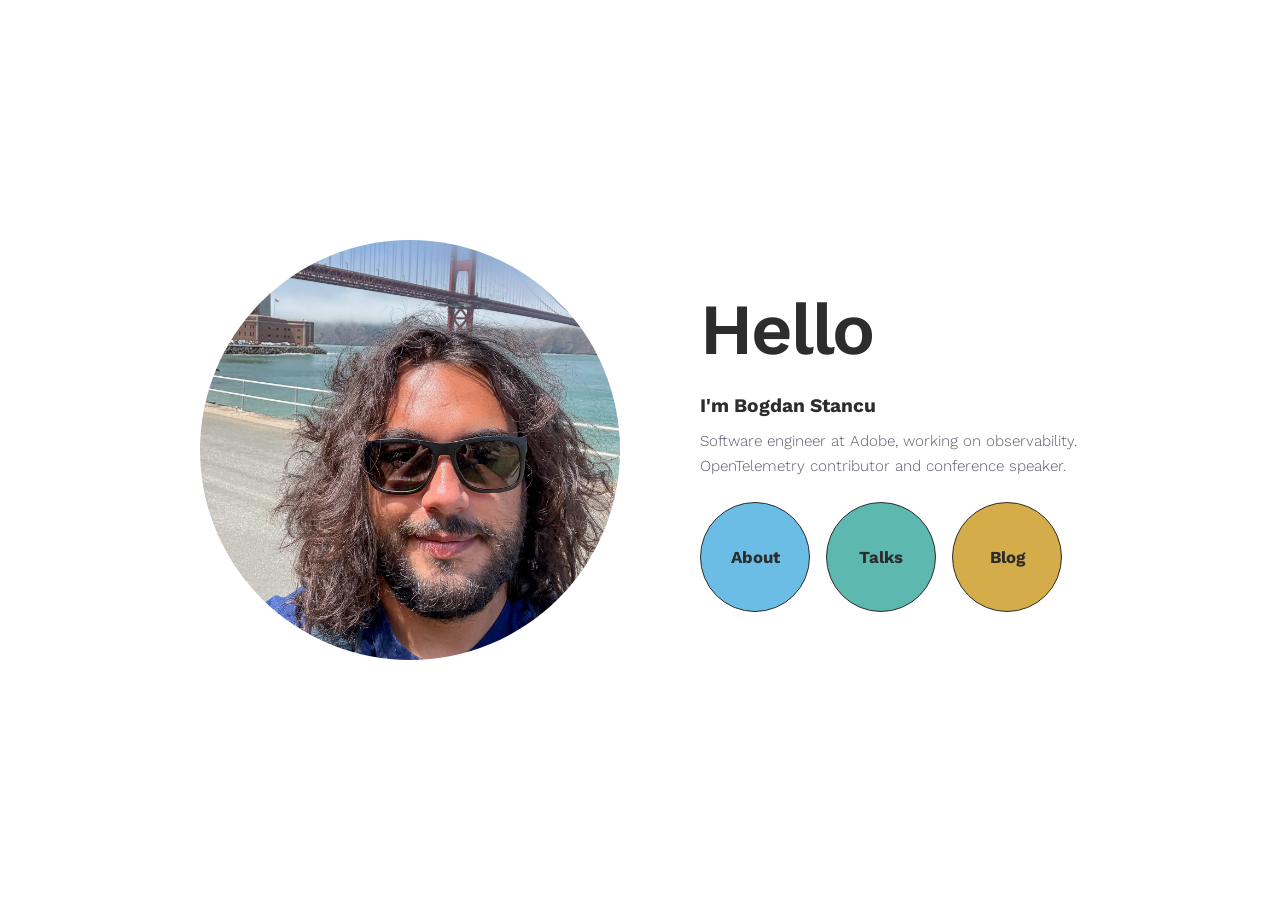
<file: index.html>
<!DOCTYPE html>
<html lang="en">
<head>
  <meta charset="UTF-8">
  <meta name="viewport" content="width=device-width, initial-scale=1.0">
  <title>Bogdan Stancu</title>
  <link rel="icon" type="image/png" href="favicon.png">
  <link rel="preconnect" href="https://fonts.googleapis.com">
  <link rel="preconnect" href="https://fonts.gstatic.com" crossorigin>
  <link href="https://fonts.googleapis.com/css2?family=Work+Sans:wght@300;400;500;600;700&display=swap" rel="stylesheet">
  <link rel="stylesheet" href="css/style.css">
</head>
<body>

<section class="hero hero-landing">
  <img src="photo.jpg" alt="Bogdan Stancu" class="hero-photo">
  <div class="hero-text">
    <h1>Hello</h1>
    <p class="hero-subtitle">I'm Bogdan Stancu</p>
    <p>
      Software engineer at Adobe, working on observability.
      OpenTelemetry contributor and conference speaker.
    </p>
    <div class="hero-links">
      <a href="about.html">About</a>
      <a href="talks.html">Talks</a>
      <a href="blog.html">Blog</a>
    </div>
  </div>
</section>
</body>
</html>
</file>
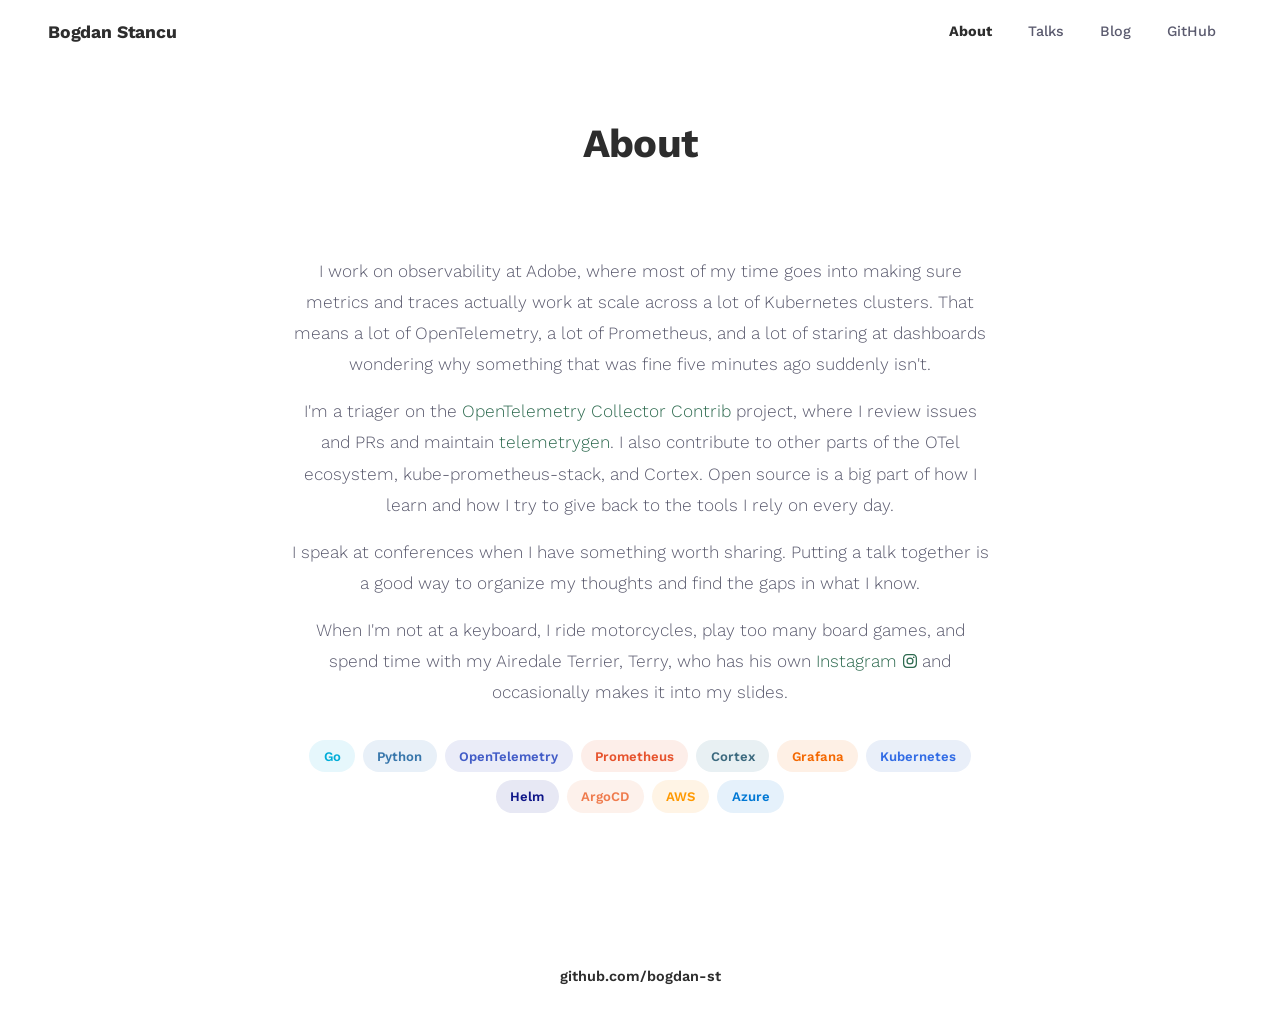
<file: about.html>
<!DOCTYPE html>
<html lang="en">
<head>
  <meta charset="UTF-8">
  <meta name="viewport" content="width=device-width, initial-scale=1.0">
  <title>About | Bogdan Stancu</title>
  <link rel="icon" type="image/png" href="favicon.png">
  <link rel="preconnect" href="https://fonts.googleapis.com">
  <link rel="preconnect" href="https://fonts.gstatic.com" crossorigin>
  <link href="https://fonts.googleapis.com/css2?family=Work+Sans:wght@300;400;500;600;700&display=swap" rel="stylesheet">
  <link rel="stylesheet" href="css/style.css">
</head>
<body>

<nav class="nav">
  <a href="index.html" class="nav-brand">Bogdan Stancu</a>
  <button class="menu-toggle" onclick="document.querySelector('.nav-links').classList.toggle('open')">&#9776;</button>
  <div class="nav-links">
    <a href="about.html" class="active">About</a>
    <a href="talks.html">Talks</a>
    <a href="blog.html">Blog</a>
    <a href="https://github.com/bogdan-st">GitHub</a>
  </div>
</nav>

<div class="page-header">
  <h1>About</h1>
</div>

<div class="section">
  <div class="about-text">
    <p>
      I work on observability at Adobe, where most of my time goes into making sure metrics
      and traces actually work at scale across a lot of Kubernetes clusters. That means a lot
      of OpenTelemetry, a lot of Prometheus, and a lot of staring at dashboards wondering
      why something that was fine five minutes ago suddenly isn't.
    </p>
    <p>
      I'm a triager on the
      <a href="https://github.com/open-telemetry/opentelemetry-collector-contrib">OpenTelemetry Collector Contrib</a>
      project, where I review issues and PRs and maintain
      <a href="https://github.com/open-telemetry/opentelemetry-collector-contrib/tree/main/cmd/telemetrygen">telemetrygen</a>.
      I also contribute to other parts of the OTel ecosystem, kube-prometheus-stack, and Cortex.
      Open source is a big part of how I learn and how I try to give back to the tools I rely on every day.
    </p>
    <p>
      I speak at conferences when I have something worth sharing. Putting a talk together is
      a good way to organize my thoughts and find the gaps in what I know.
    </p>
    <p>
      When I'm not at a keyboard, I ride motorcycles, play too many board games, and spend
      time with my Airedale Terrier, Terry, who has his own
      <a href="https://www.instagram.com/terry.the.terrier05" style="text-decoration:none" title="Terry on Instagram">
        Instagram
        <svg width="14" height="14" viewBox="0 0 24 24" fill="var(--accent)" style="vertical-align:-1px;margin-left:1px">
          <path d="M12 2.163c3.204 0 3.584.012 4.85.07 3.252.148 4.771 1.691 4.919 4.919.058 1.265.069 1.645.069 4.849 0 3.205-.012 3.584-.069 4.849-.149 3.225-1.664 4.771-4.919 4.919-1.266.058-1.644.07-4.85.07-3.204 0-3.584-.012-4.849-.07-3.26-.149-4.771-1.699-4.919-4.92-.058-1.265-.07-1.644-.07-4.849 0-3.204.013-3.583.07-4.849.149-3.227 1.664-4.771 4.919-4.919 1.266-.057 1.645-.069 4.849-.069zM12 0C8.741 0 8.333.014 7.053.072 2.695.272.273 2.69.073 7.052.014 8.333 0 8.741 0 12c0 3.259.014 3.668.072 4.948.2 4.358 2.618 6.78 6.98 6.98C8.333 23.986 8.741 24 12 24c3.259 0 3.668-.014 4.948-.072 4.354-.2 6.782-2.618 6.979-6.98.059-1.28.073-1.689.073-4.948 0-3.259-.014-3.667-.072-4.947-.196-4.354-2.617-6.78-6.979-6.98C15.668.014 15.259 0 12 0zm0 5.838a6.162 6.162 0 100 12.324 6.162 6.162 0 000-12.324zM12 16a4 4 0 110-8 4 4 0 010 8zm6.406-11.845a1.44 1.44 0 100 2.881 1.44 1.44 0 000-2.881z"/>
        </svg>
      </a>
      and occasionally makes it into my slides.
    </p>
  </div>
  <div class="tags">
    <span class="tag" style="color:#00ADD8;background:#e6f7fc">Go</span>
    <span class="tag" style="color:#3776AB;background:#e8f0f8">Python</span>
    <span class="tag" style="color:#425CC7;background:#eaecf8">OpenTelemetry</span>
    <span class="tag" style="color:#E6522C;background:#fdeee9">Prometheus</span>
    <span class="tag" style="color:#3B697E;background:#e8f0f3">Cortex</span>
    <span class="tag" style="color:#F46800;background:#fef0e5">Grafana</span>
    <span class="tag" style="color:#326CE5;background:#e9eff9">Kubernetes</span>
    <span class="tag" style="color:#0F1689;background:#e7e8f4">Helm</span>
    <span class="tag" style="color:#EF7B4D;background:#fdf1eb">ArgoCD</span>
    <span class="tag" style="color:#FF9900;background:#fff4e5">AWS</span>
    <span class="tag" style="color:#0078D4;background:#e5f1fb">Azure</span>
  </div>
  <div style="margin-top:2rem;text-align:center">
    <div data-iframe-width="150" data-iframe-height="270" data-share-badge-id="5ed05d1a-380a-4451-9c5b-4ee3b39e46b4" data-share-badge-host="https://www.credly.com"></div>
    <script type="text/javascript" async src="//cdn.credly.com/assets/utilities/embed.js"></script>
  </div>
</div>

<footer class="footer">
  <a href="https://github.com/bogdan-st">github.com/bogdan-st</a>
</footer>
</body>
</html>
</file>
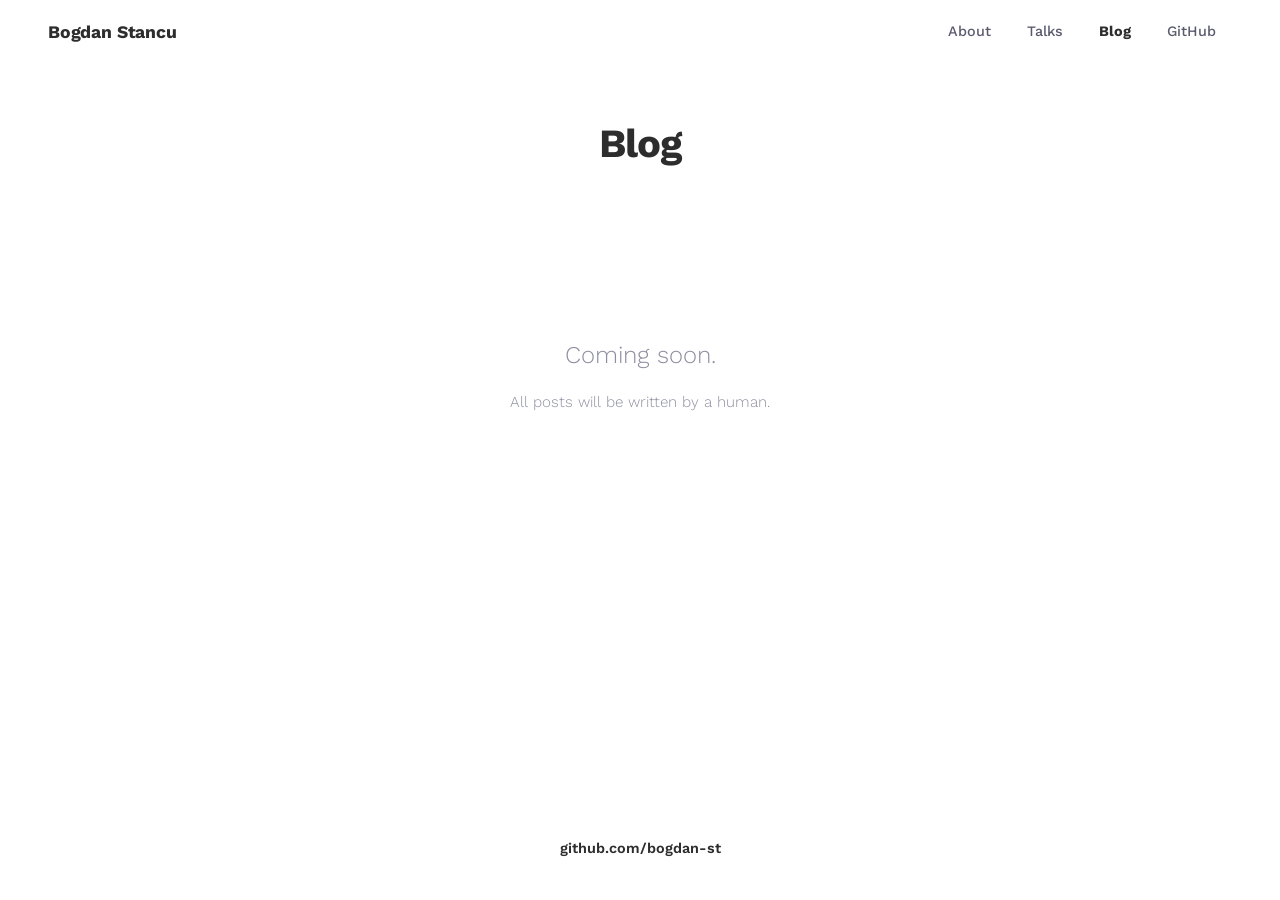
<file: blog.html>
<!DOCTYPE html>
<html lang="en">
<head>
  <meta charset="UTF-8">
  <meta name="viewport" content="width=device-width, initial-scale=1.0">
  <title>Blog | Bogdan Stancu</title>
  <link rel="icon" type="image/png" href="favicon.png">
  <link rel="preconnect" href="https://fonts.googleapis.com">
  <link rel="preconnect" href="https://fonts.gstatic.com" crossorigin>
  <link href="https://fonts.googleapis.com/css2?family=Work+Sans:wght@300;400;500;600;700&display=swap" rel="stylesheet">
  <link rel="stylesheet" href="css/style.css">
</head>
<body>

<nav class="nav">
  <a href="index.html" class="nav-brand">Bogdan Stancu</a>
  <button class="menu-toggle" onclick="document.querySelector('.nav-links').classList.toggle('open')">&#9776;</button>
  <div class="nav-links">
    <a href="about.html">About</a>
    <a href="talks.html">Talks</a>
    <a href="blog.html" class="active">Blog</a>
    <a href="https://github.com/bogdan-st">GitHub</a>
  </div>
</nav>

<div class="page-header">
  <h1>Blog</h1>
</div>

<div class="section">
  <div class="empty-state">
    <p>Coming soon.</p>
    <p style="color:var(--text-muted);font-size:0.95rem;margin-top:1rem;">All posts will be written by a human.</p>
  </div>
</div>

<footer class="footer">
  <a href="https://github.com/bogdan-st">github.com/bogdan-st</a>
</footer>
</body>
</html>
</file>
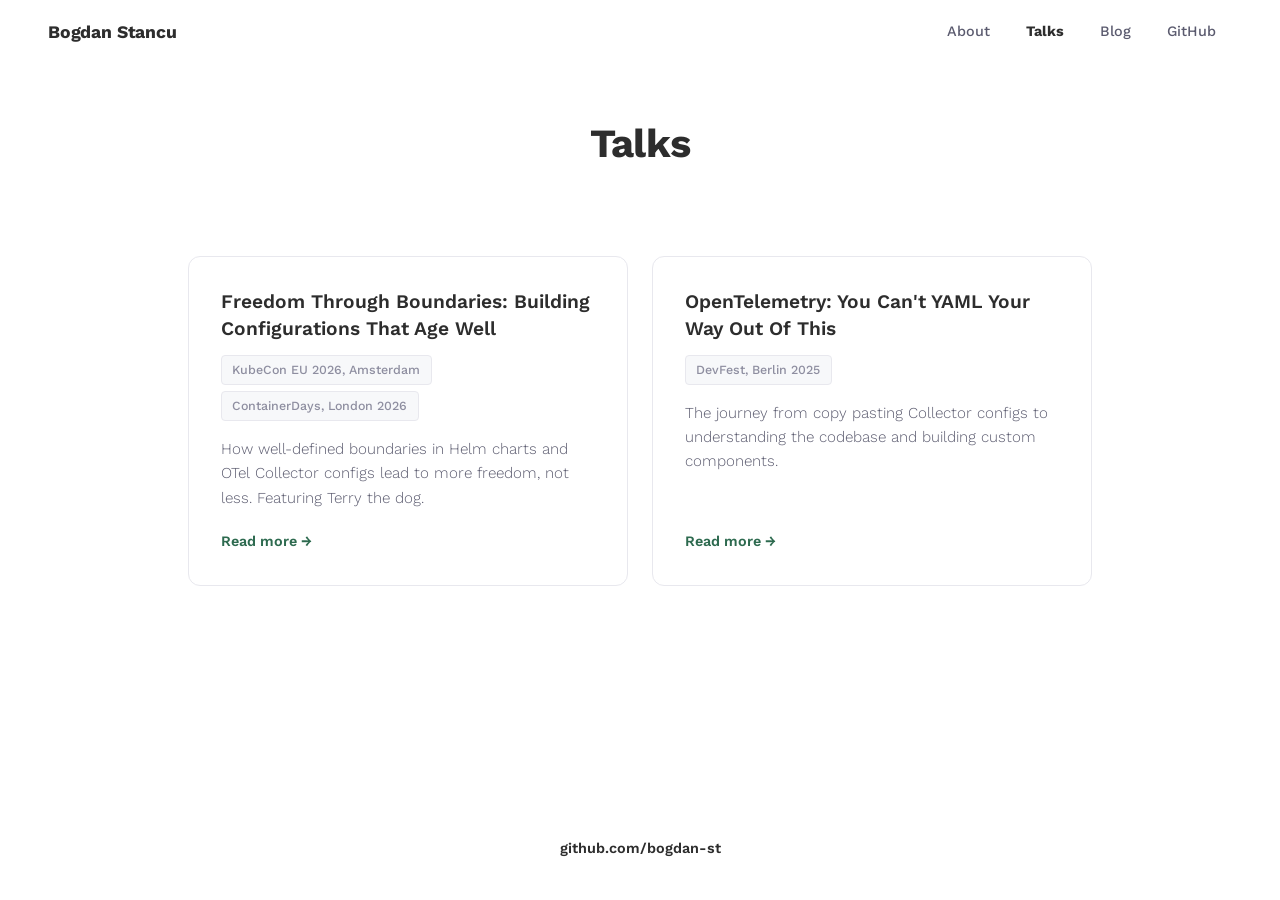
<file: talks.html>
<!DOCTYPE html>
<html lang="en">
<head>
  <meta charset="UTF-8">
  <meta name="viewport" content="width=device-width, initial-scale=1.0">
  <title>Talks | Bogdan Stancu</title>
  <link rel="icon" type="image/png" href="favicon.png">
  <link rel="preconnect" href="https://fonts.googleapis.com">
  <link rel="preconnect" href="https://fonts.gstatic.com" crossorigin>
  <link href="https://fonts.googleapis.com/css2?family=Work+Sans:wght@300;400;500;600;700&display=swap" rel="stylesheet">
  <link rel="stylesheet" href="css/style.css">
</head>
<body>

<nav class="nav">
  <a href="index.html" class="nav-brand">Bogdan Stancu</a>
  <button class="menu-toggle" onclick="document.querySelector('.nav-links').classList.toggle('open')">&#9776;</button>
  <div class="nav-links">
    <a href="about.html">About</a>
    <a href="talks.html" class="active">Talks</a>
    <a href="blog.html">Blog</a>
    <a href="https://github.com/bogdan-st">GitHub</a>
  </div>
</nav>

<div class="page-header">
  <h1>Talks</h1>
</div>

<div class="section">
  <div class="talk-cards">
    <a href="talks/kubecon-eu-2026.html" class="talk-card">
      <h3>Freedom Through Boundaries: Building Configurations That Age Well</h3>
      <div class="talk-card-venues">
        <span class="venue-badge">KubeCon EU 2026, Amsterdam</span>
        <span class="venue-badge">ContainerDays, London 2026</span>
      </div>
      <p>How well-defined boundaries in Helm charts and OTel Collector configs lead to more freedom, not less. Featuring Terry the dog.</p>
      <span class="talk-card-link">Read more &rarr;</span>
    </a>
    <a href="talks/devfest-berlin-2025.html" class="talk-card">
      <h3>OpenTelemetry: You Can't YAML Your Way Out Of This</h3>
      <div class="talk-card-venues">
        <span class="venue-badge">DevFest, Berlin 2025</span>
      </div>
      <p>The journey from copy pasting Collector configs to understanding the codebase and building custom components.</p>
      <span class="talk-card-link">Read more &rarr;</span>
    </a>
  </div>
</div>

<footer class="footer">
  <a href="https://github.com/bogdan-st">github.com/bogdan-st</a>
</footer>
</body>
</html>
</file>
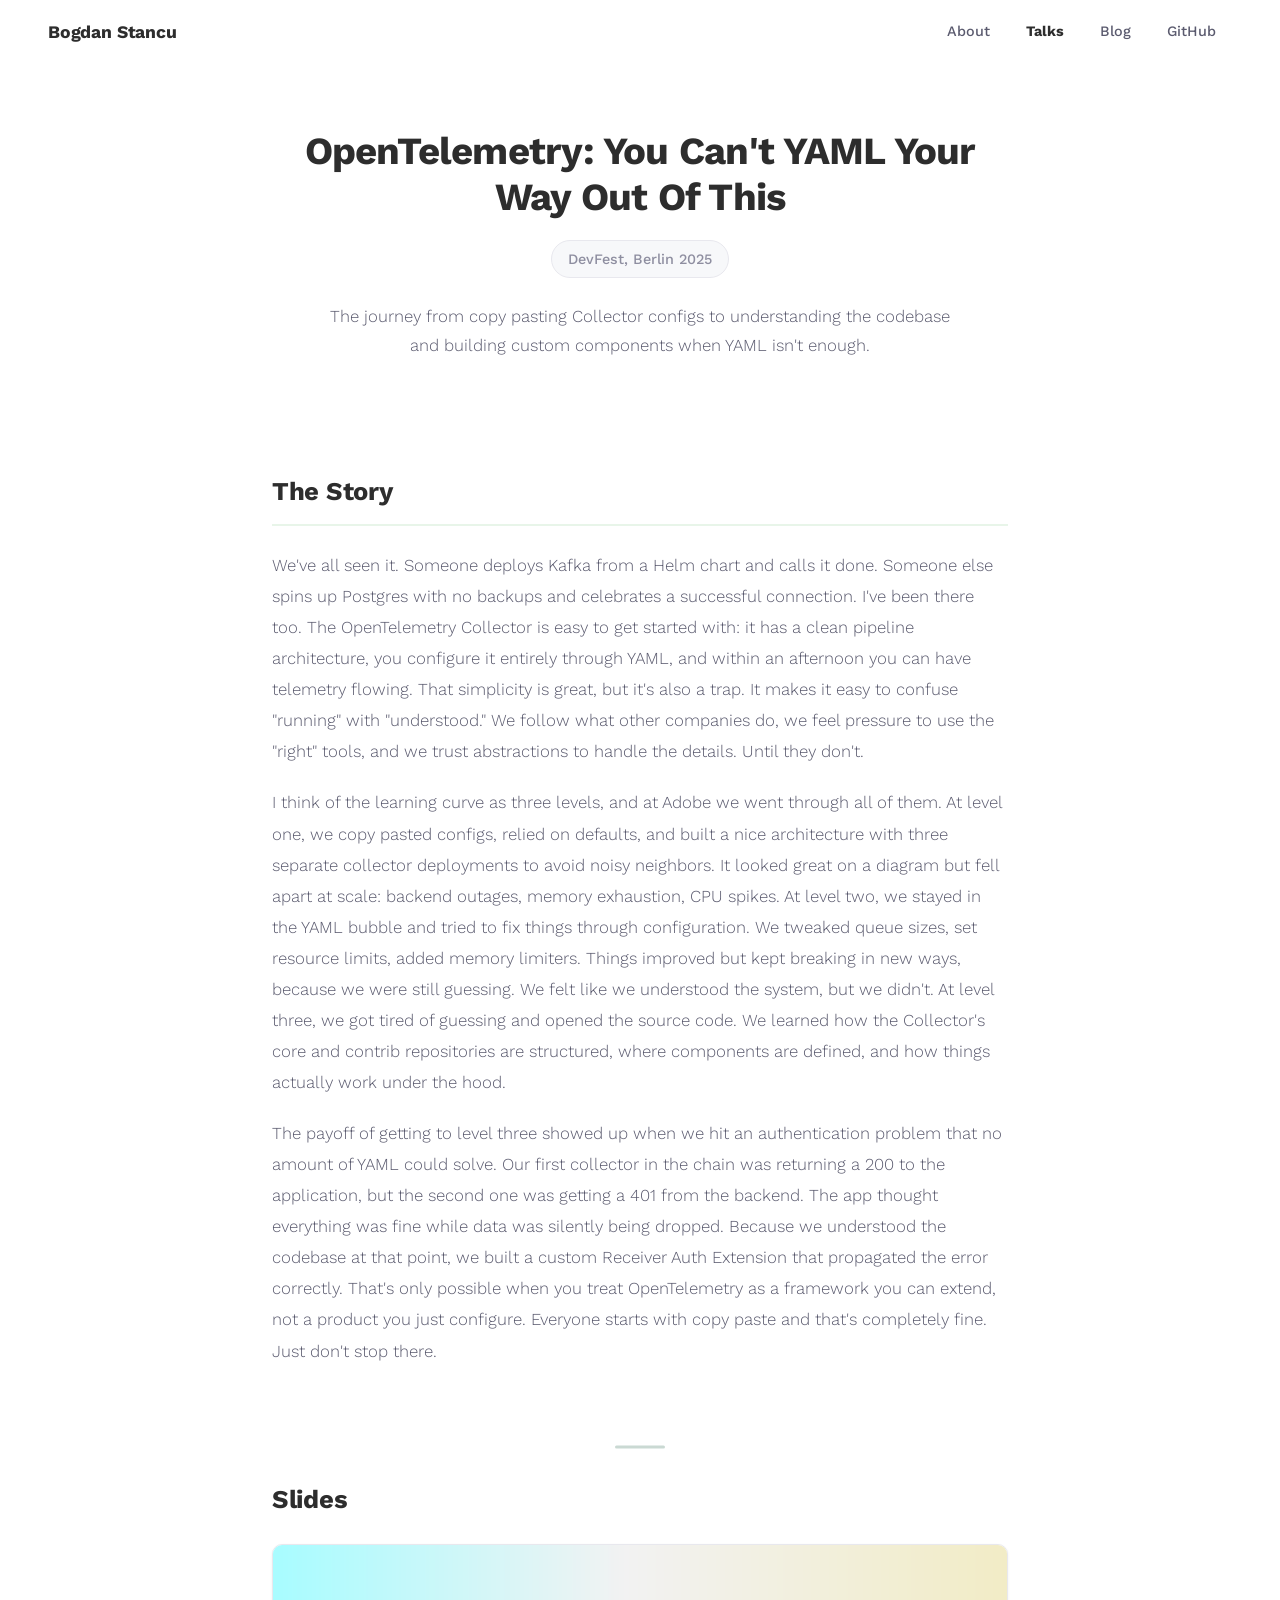
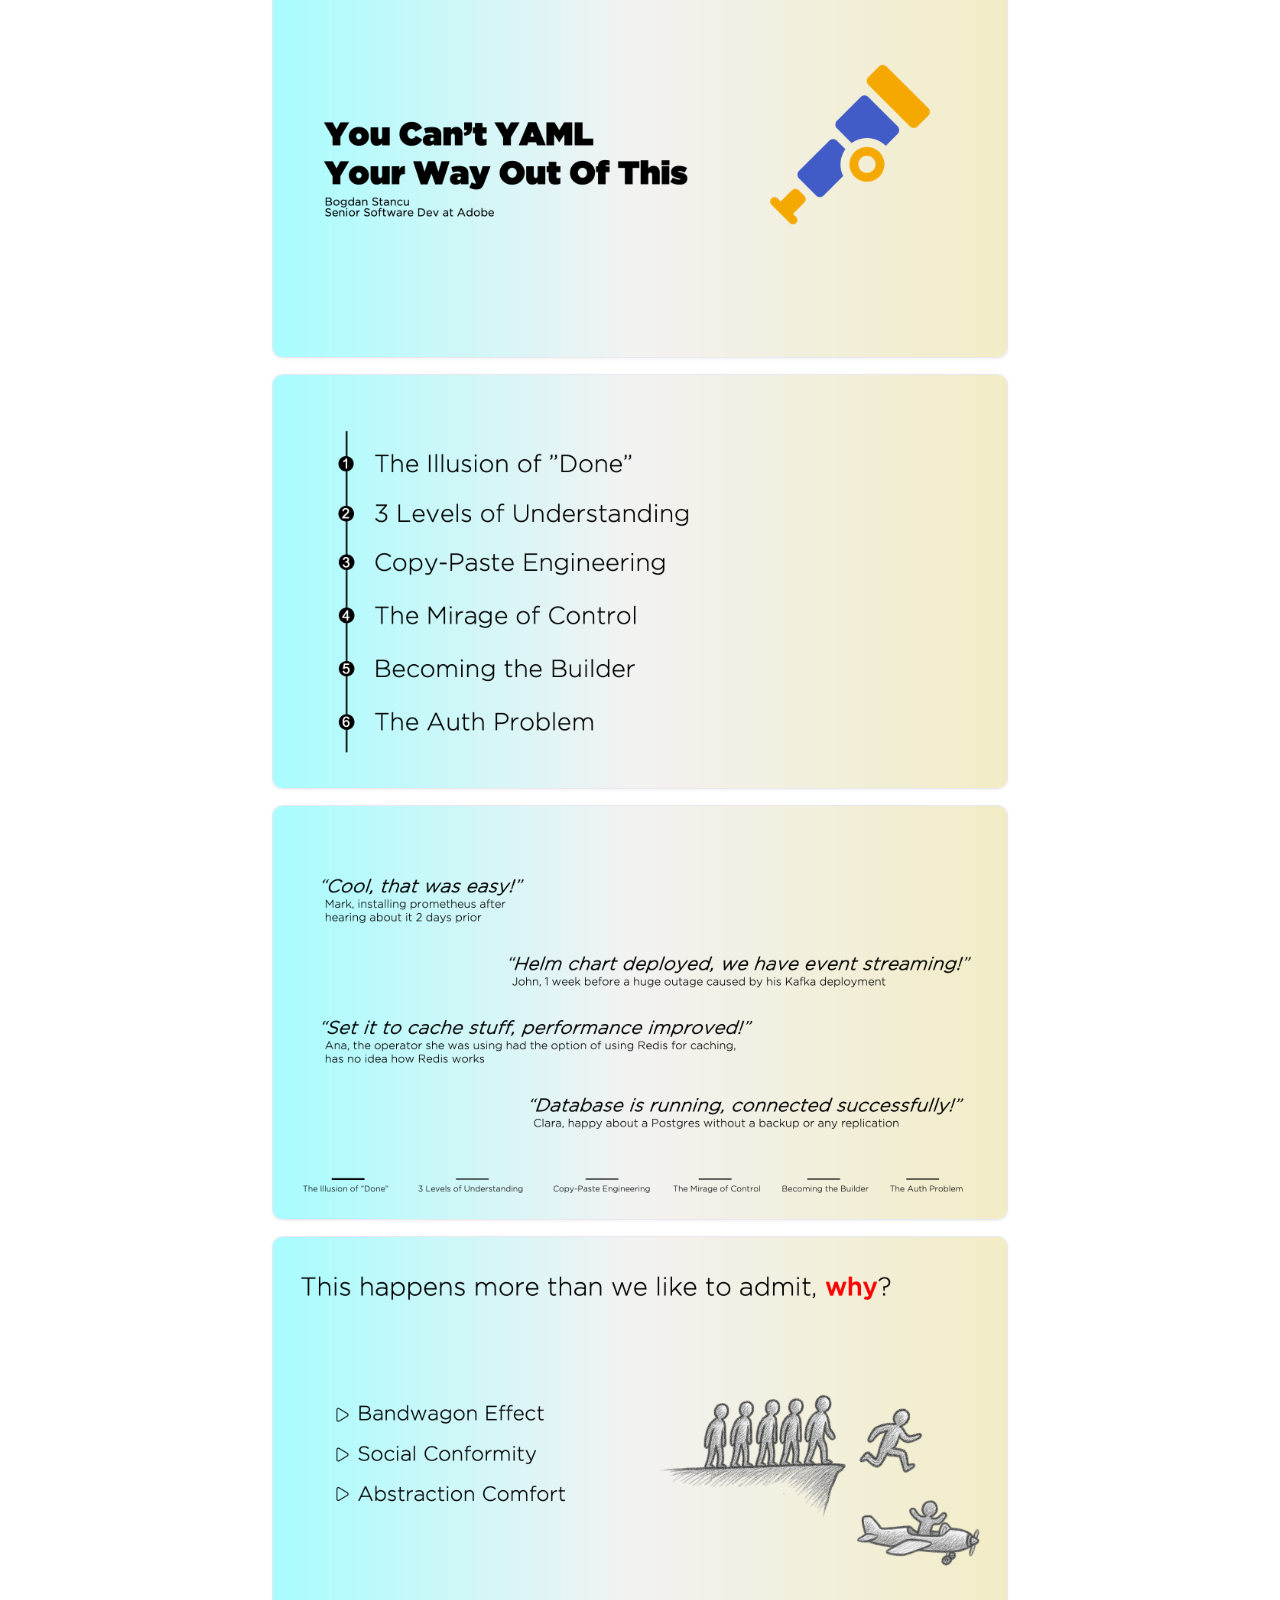
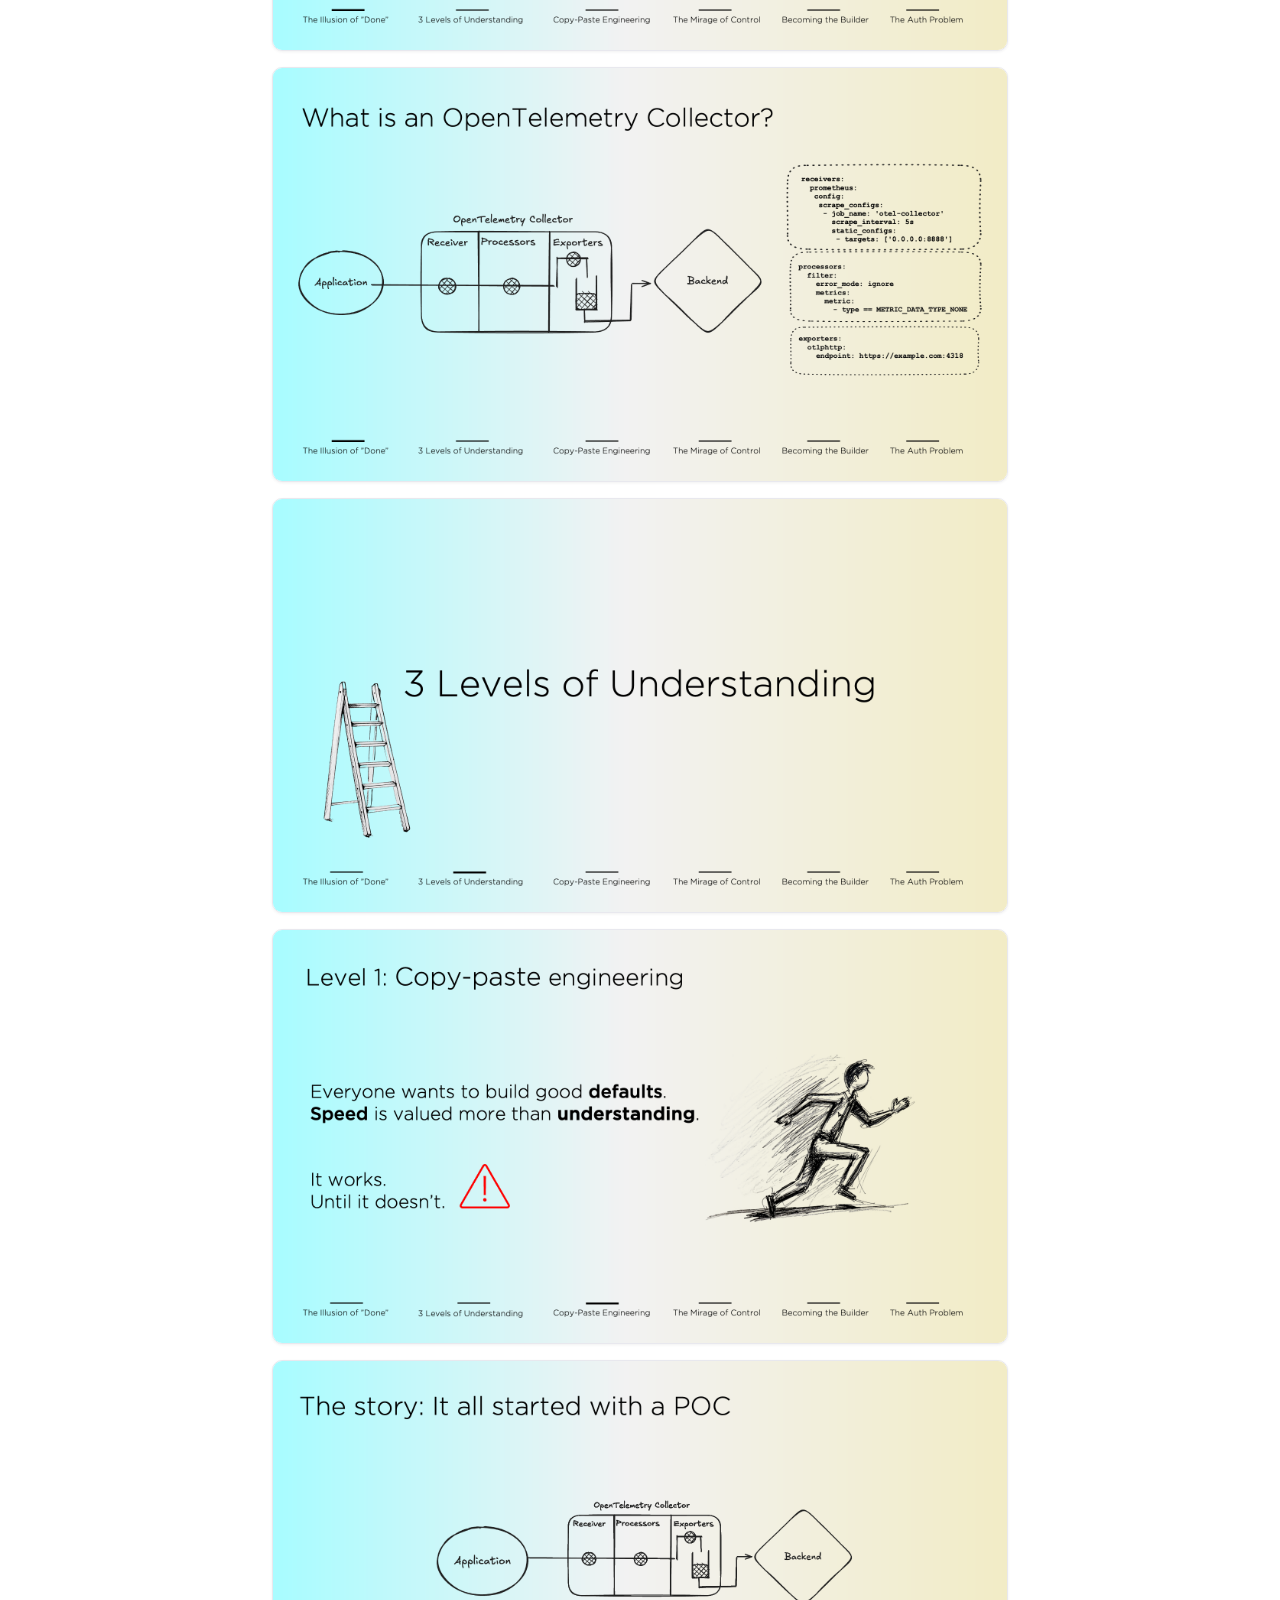
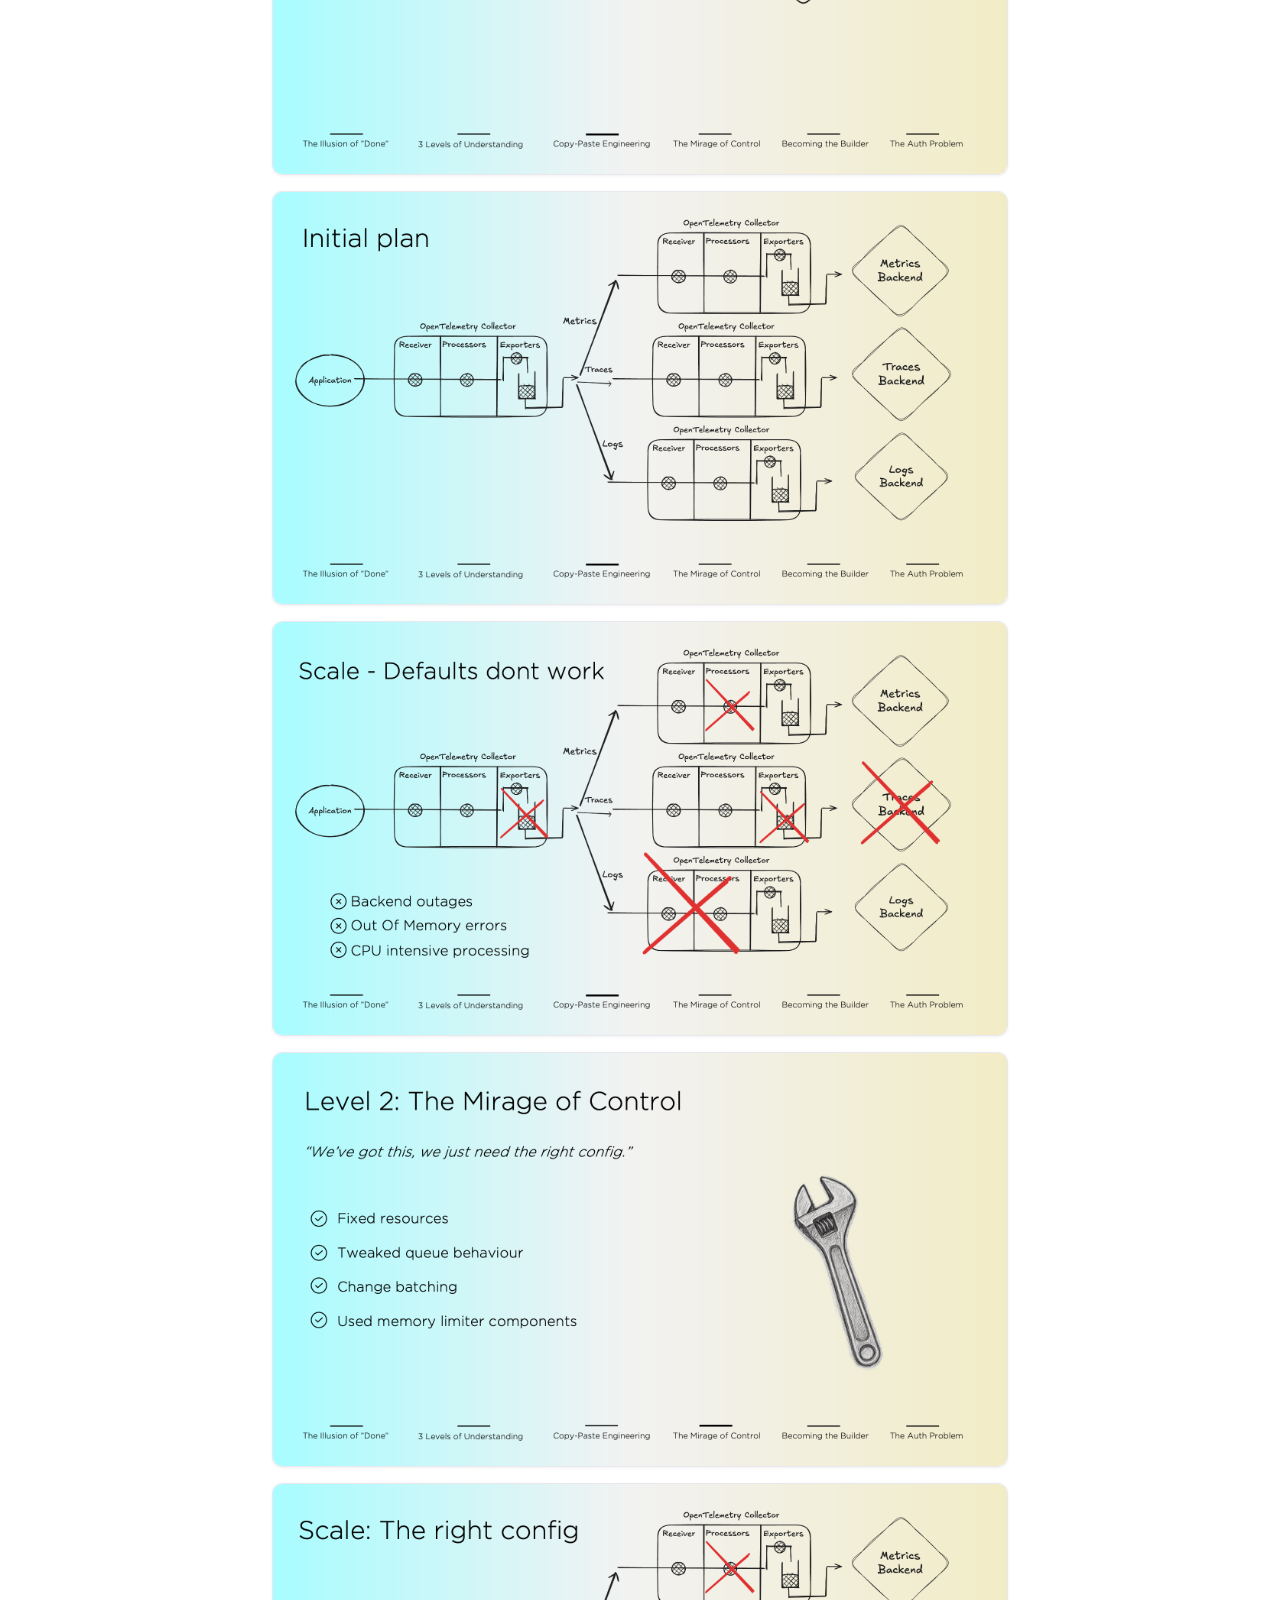
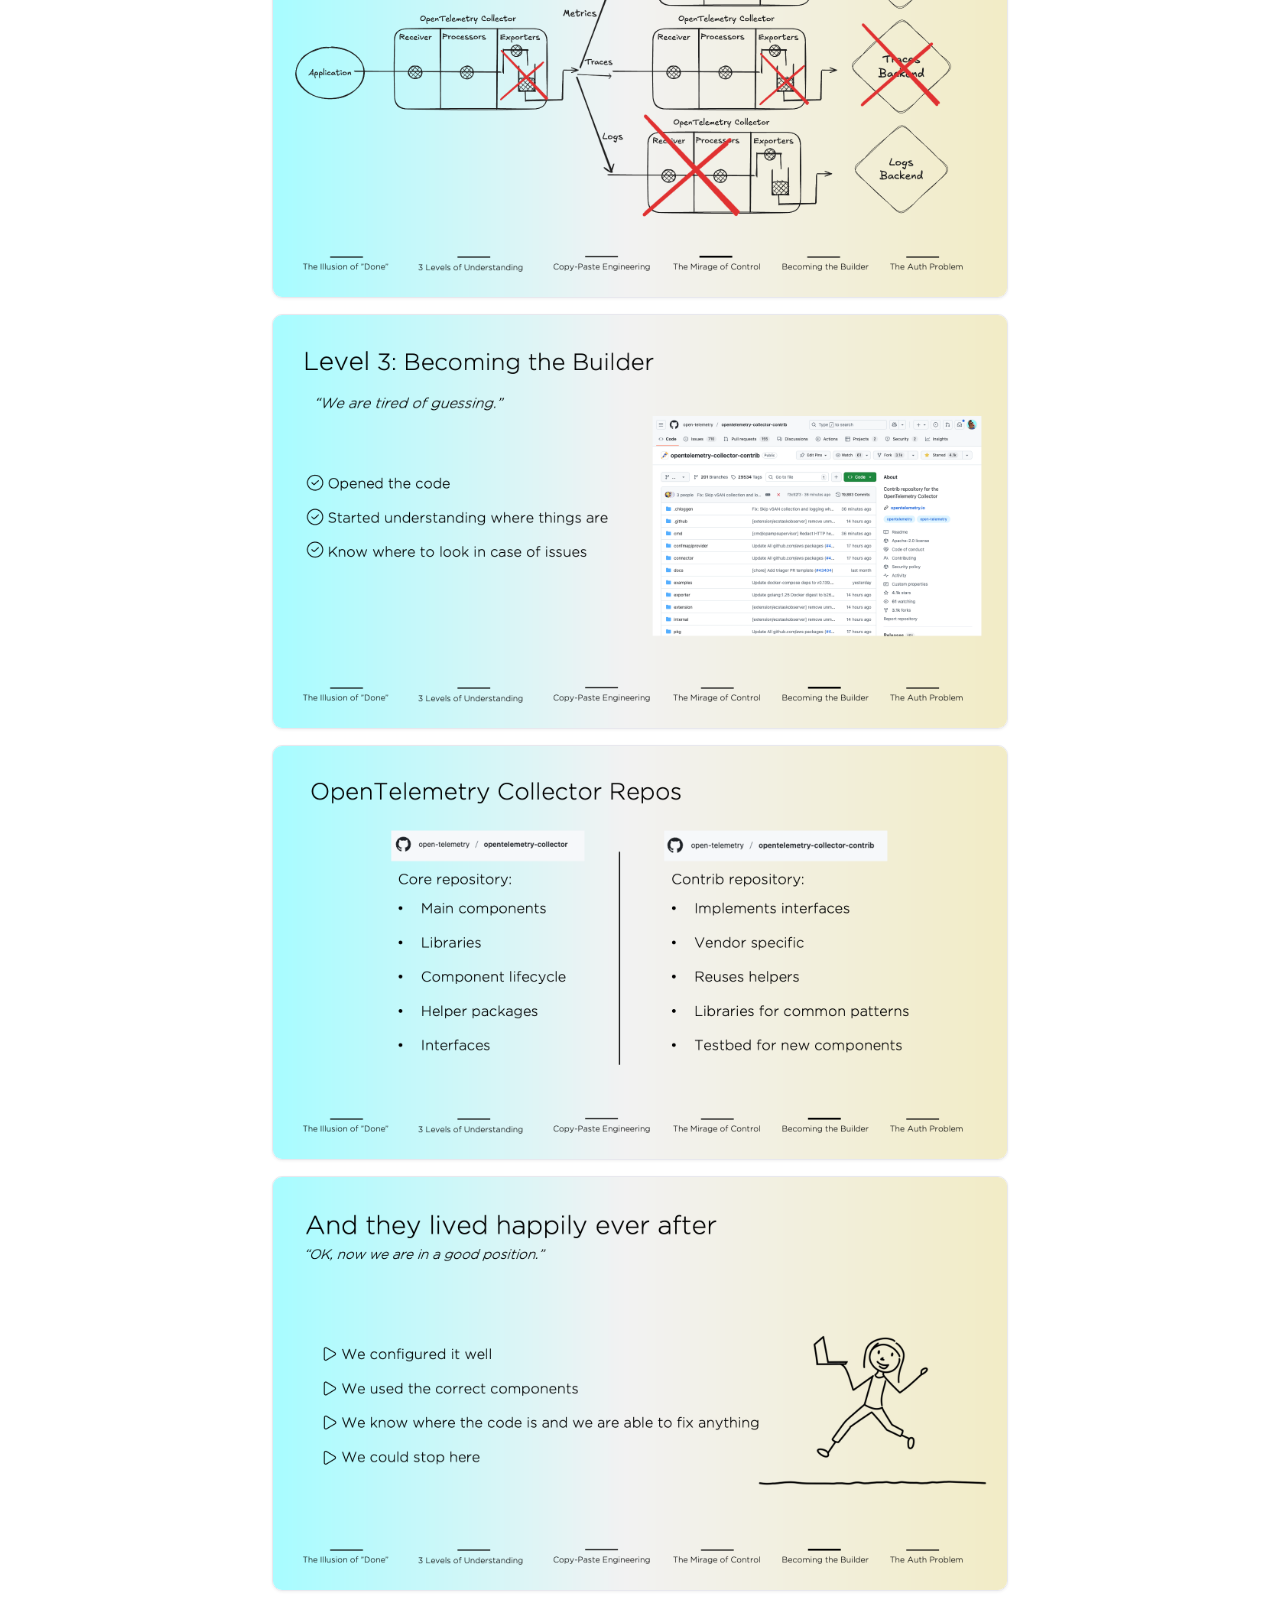
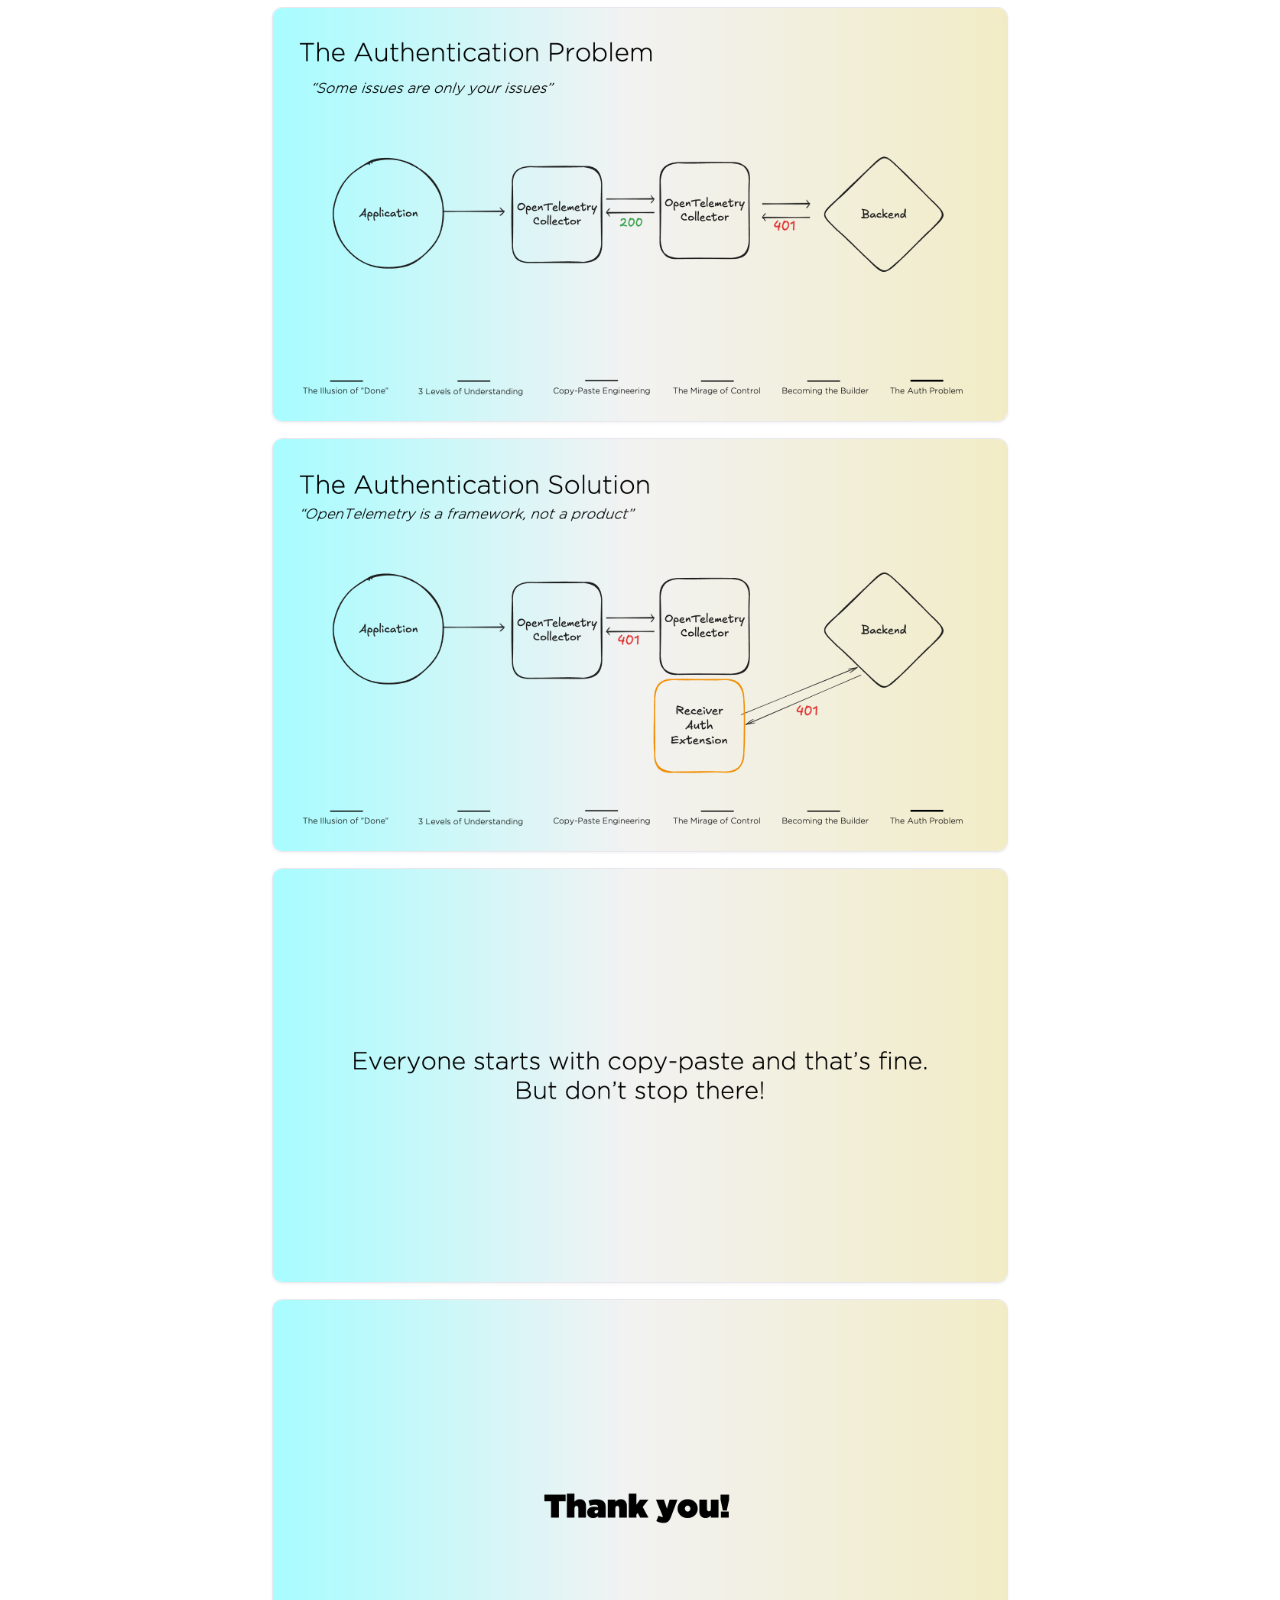
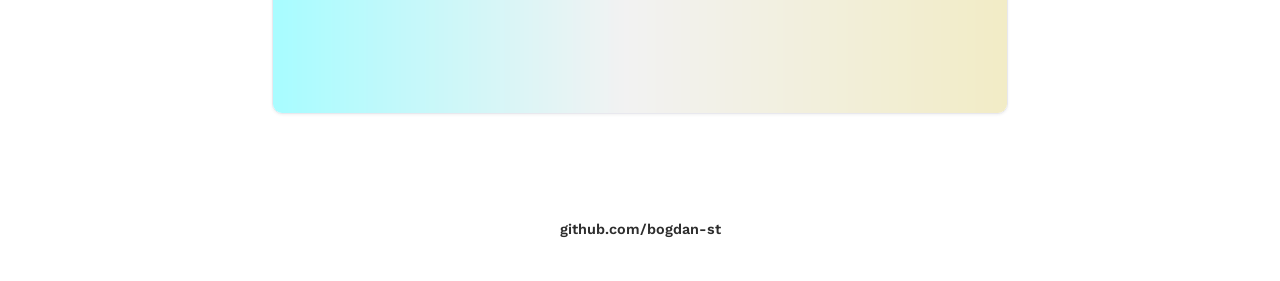
<file: talks/devfest-berlin-2025.html>
<!DOCTYPE html>
<html lang="en">
<head>
  <meta charset="UTF-8">
  <meta name="viewport" content="width=device-width, initial-scale=1.0">
  <title>You Can't YAML Your Way Out Of This | Bogdan Stancu</title>
  <link rel="icon" type="image/png" href="../favicon.png">
  <link rel="preconnect" href="https://fonts.googleapis.com">
  <link rel="preconnect" href="https://fonts.gstatic.com" crossorigin>
  <link href="https://fonts.googleapis.com/css2?family=Work+Sans:wght@300;400;500;600;700&display=swap" rel="stylesheet">
  <link rel="stylesheet" href="../css/style.css">
</head>
<body>

<nav class="nav">
  <a href="../index.html" class="nav-brand">Bogdan Stancu</a>
  <button class="menu-toggle" onclick="document.querySelector('.nav-links').classList.toggle('open')">&#9776;</button>
  <div class="nav-links">
    <a href="../about.html">About</a>
    <a href="../talks.html" class="active">Talks</a>
    <a href="../blog.html">Blog</a>
    <a href="https://github.com/bogdan-st">GitHub</a>
  </div>
</nav>

<div class="talk-hero">
  <h1>OpenTelemetry: You Can't YAML Your Way Out Of This</h1>
  <div class="talk-meta">
    <span>DevFest, Berlin 2025</span>
  </div>
  <p class="talk-description">
    The journey from copy pasting Collector configs to understanding the codebase
    and building custom components when YAML isn't enough.
  </p>
</div>

<div class="talk-content">
  <div class="story">
    <h2>The Story</h2>

    <p>
      We've all seen it. Someone deploys Kafka from a Helm chart and calls it done. Someone
      else spins up Postgres with no backups and celebrates a successful connection. I've
      been there too. The OpenTelemetry Collector is easy to get started with: it has a clean
      pipeline architecture, you configure it entirely through YAML, and within an afternoon
      you can have telemetry flowing. That simplicity is great, but it's also a trap. It makes
      it easy to confuse "running" with "understood." We follow what other companies do, we
      feel pressure to use the "right" tools, and we trust abstractions to handle the details.
      Until they don't.
    </p>

    <p>
      I think of the learning curve as three levels, and at Adobe we went through all of them.
      At level one, we copy pasted configs, relied on defaults, and built a nice architecture
      with three separate collector deployments to avoid noisy neighbors. It looked great on a
      diagram but fell apart at scale: backend outages, memory exhaustion, CPU spikes. At level
      two, we stayed in the YAML bubble and tried to fix things through configuration. We tweaked
      queue sizes, set resource limits, added memory limiters. Things improved but kept breaking
      in new ways, because we were still guessing. We felt like we understood the system, but we
      didn't. At level three, we got tired of guessing and opened the source code. We learned how
      the Collector's core and contrib repositories are structured, where components are defined,
      and how things actually work under the hood.
    </p>

    <p>
      The payoff of getting to level three showed up when we hit an authentication problem that
      no amount of YAML could solve. Our first collector in the chain was returning a 200 to
      the application, but the second one was getting a 401 from the backend. The app thought
      everything was fine while data was silently being dropped. Because we understood the
      codebase at that point, we built a custom Receiver Auth Extension that propagated the
      error correctly. That's only possible when you treat OpenTelemetry as a framework you can
      extend, not a product you just configure. Everyone starts with copy paste and that's
      completely fine. Just don't stop there.
    </p>
  </div>

  <hr class="story-divider">

  <div class="slides-section">
    <h2>Slides</h2>
    <div class="slides-gallery">
      <img src="../slides/devfest-berlin-2025/Slide1.png" alt="Slide 1" loading="lazy">
      <img src="../slides/devfest-berlin-2025/Slide2.png" alt="Slide 2" loading="lazy">
      <img src="../slides/devfest-berlin-2025/Slide3.png" alt="Slide 3" loading="lazy">
      <img src="../slides/devfest-berlin-2025/Slide4.png" alt="Slide 4" loading="lazy">
      <img src="../slides/devfest-berlin-2025/Slide5.png" alt="Slide 5" loading="lazy">
      <img src="../slides/devfest-berlin-2025/Slide6.png" alt="Slide 6" loading="lazy">
      <img src="../slides/devfest-berlin-2025/Slide7.png" alt="Slide 7" loading="lazy">
      <img src="../slides/devfest-berlin-2025/Slide8.png" alt="Slide 8" loading="lazy">
      <img src="../slides/devfest-berlin-2025/Slide9.png" alt="Slide 9" loading="lazy">
      <img src="../slides/devfest-berlin-2025/Slide10.png" alt="Slide 10" loading="lazy">
      <img src="../slides/devfest-berlin-2025/Slide11.png" alt="Slide 11" loading="lazy">
      <img src="../slides/devfest-berlin-2025/Slide12.png" alt="Slide 12" loading="lazy">
      <img src="../slides/devfest-berlin-2025/Slide13.png" alt="Slide 13" loading="lazy">
      <img src="../slides/devfest-berlin-2025/Slide14.png" alt="Slide 14" loading="lazy">
      <img src="../slides/devfest-berlin-2025/Slide15.png" alt="Slide 15" loading="lazy">
      <img src="../slides/devfest-berlin-2025/Slide16.png" alt="Slide 16" loading="lazy">
      <img src="../slides/devfest-berlin-2025/Slide17.png" alt="Slide 17" loading="lazy">
      <img src="../slides/devfest-berlin-2025/Slide18.png" alt="Slide 18" loading="lazy">
      <img src="../slides/devfest-berlin-2025/Slide19.png" alt="Slide 19" loading="lazy">
    </div>
  </div>
</div>

<footer class="footer">
  <a href="https://github.com/bogdan-st">github.com/bogdan-st</a>
</footer>
</body>
</html>
</file>
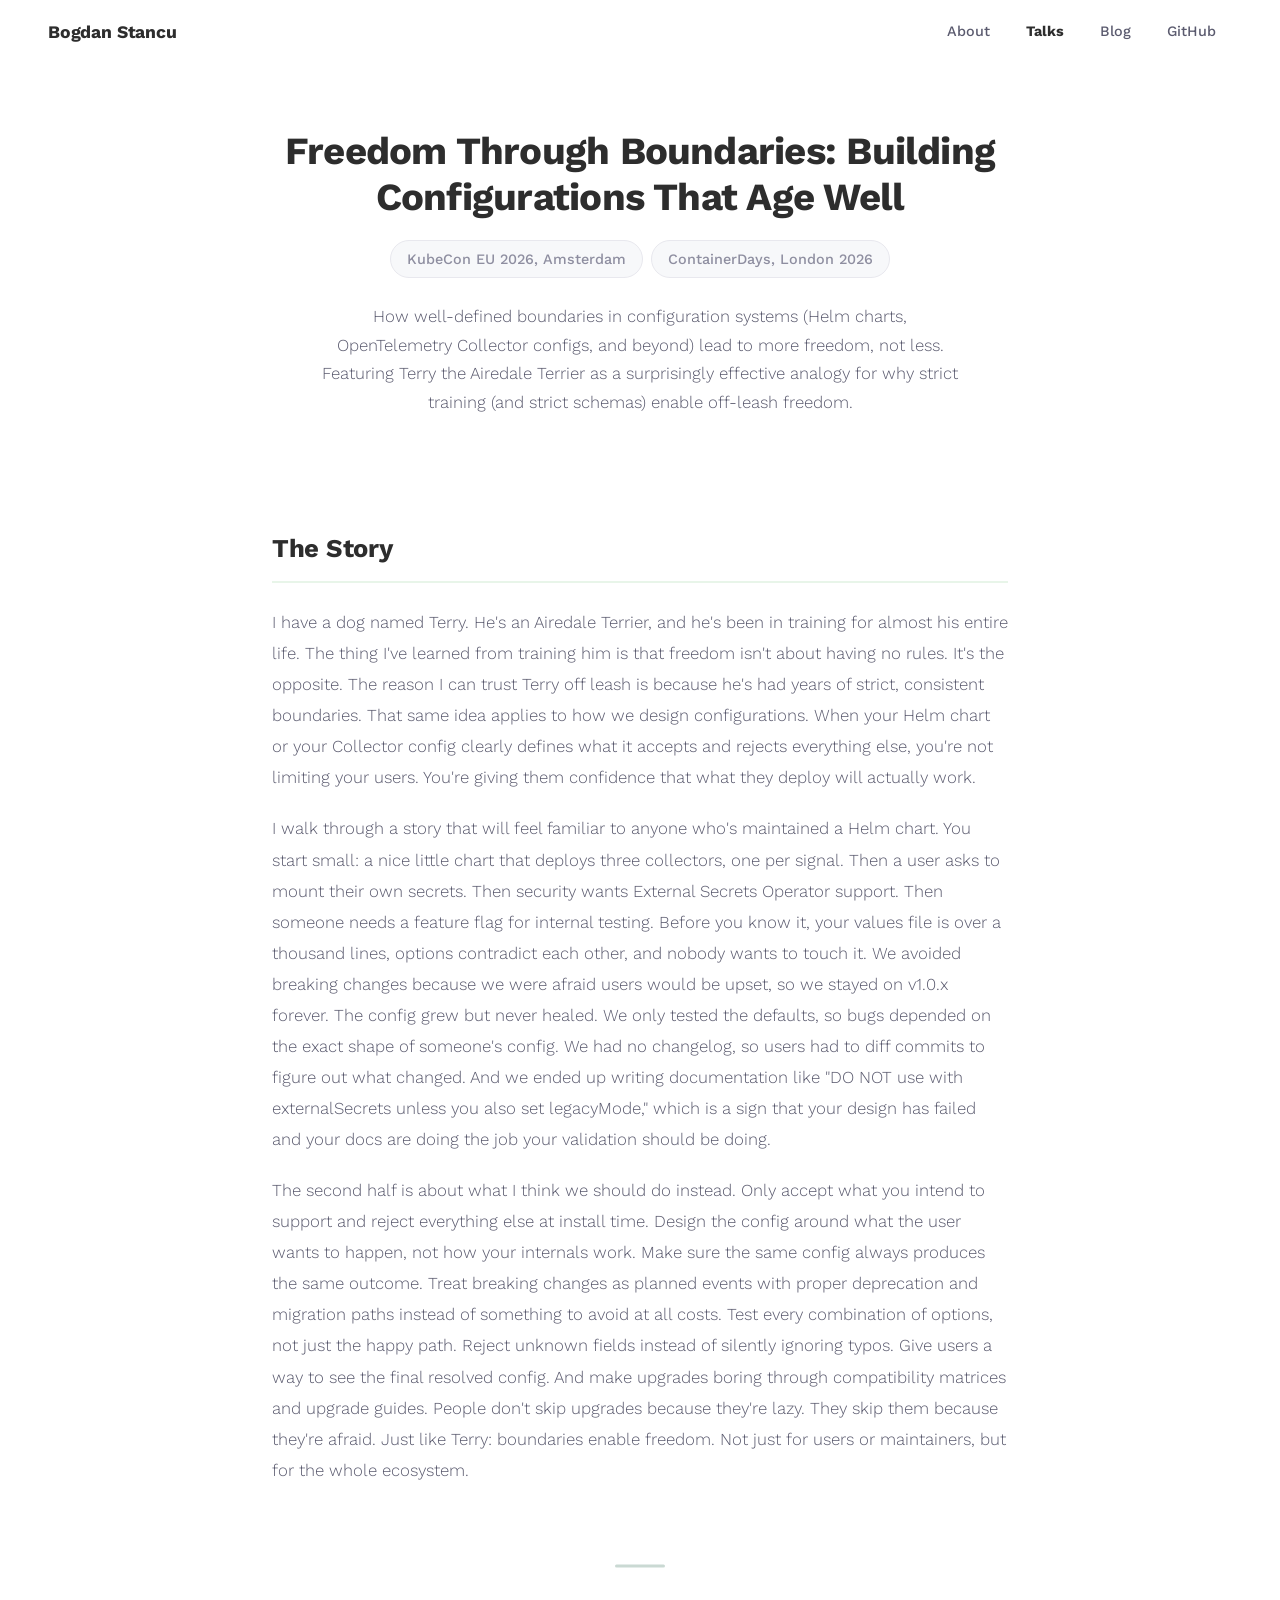
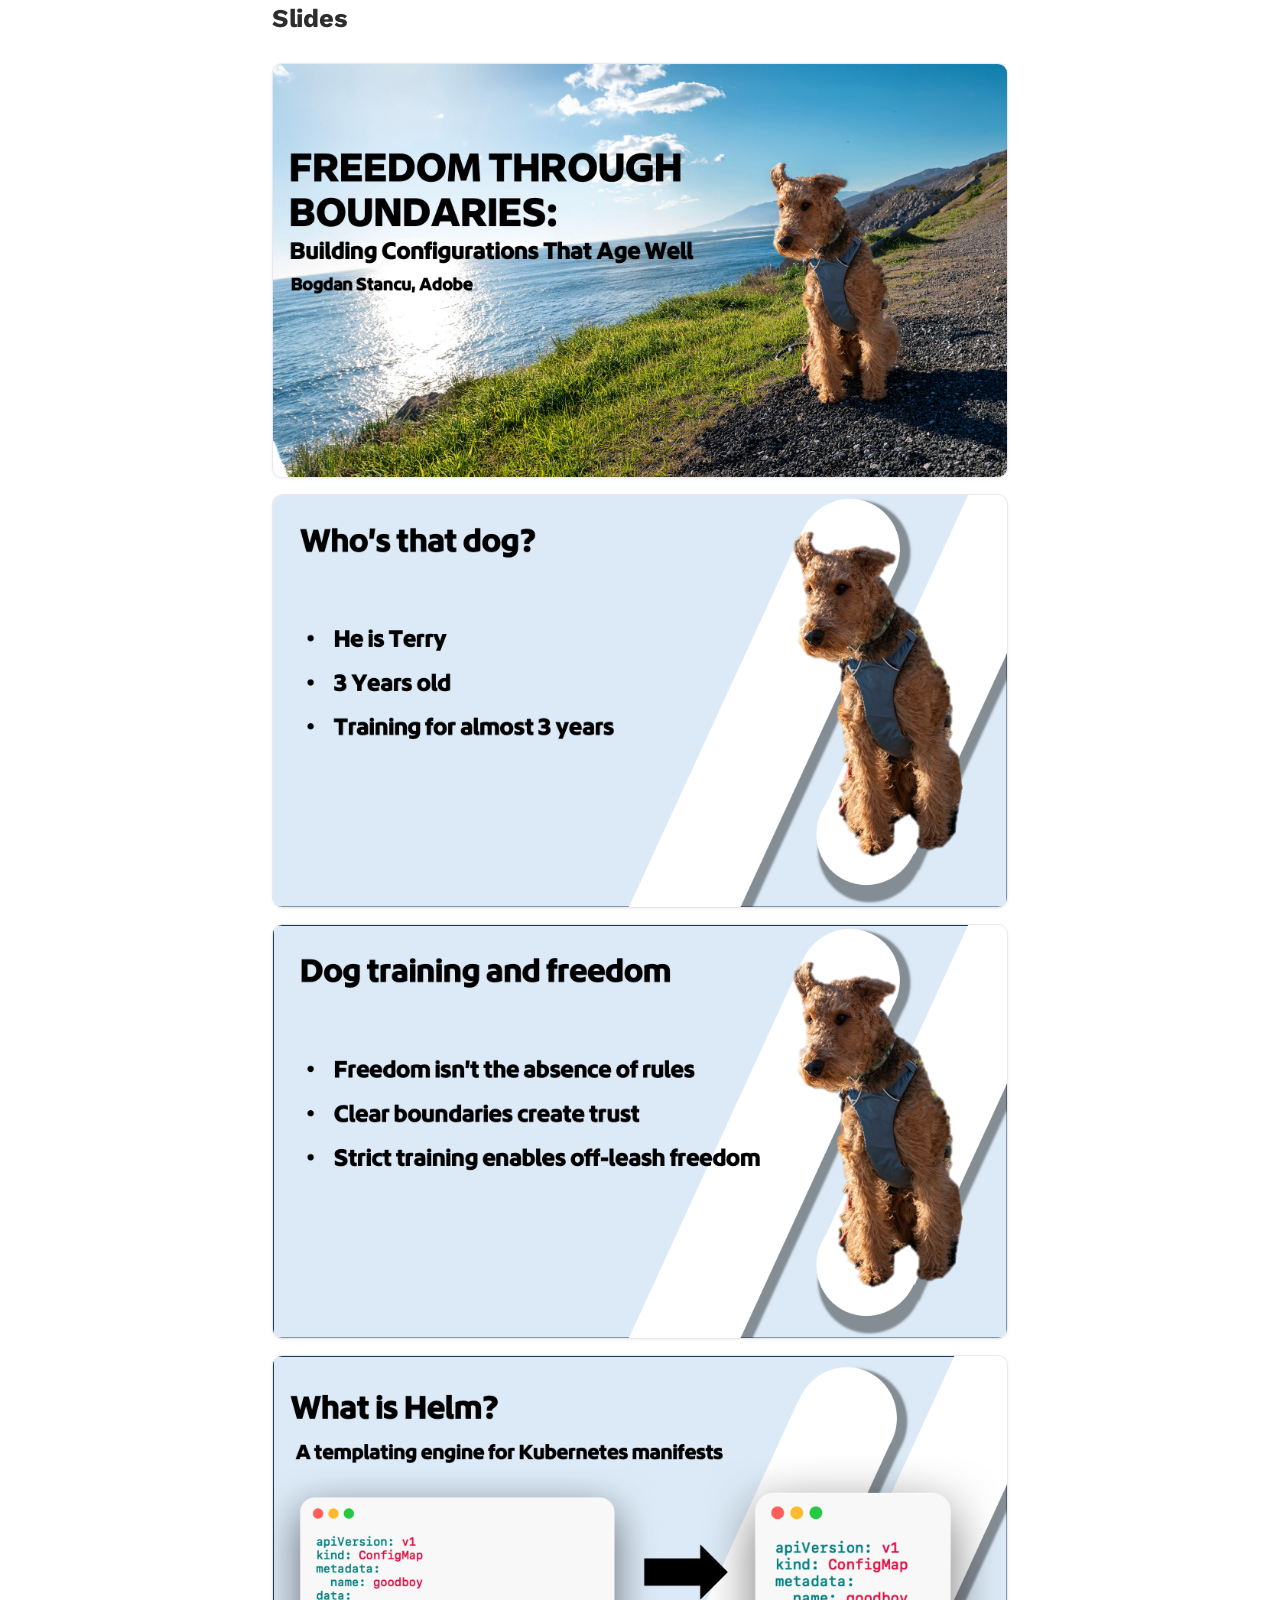
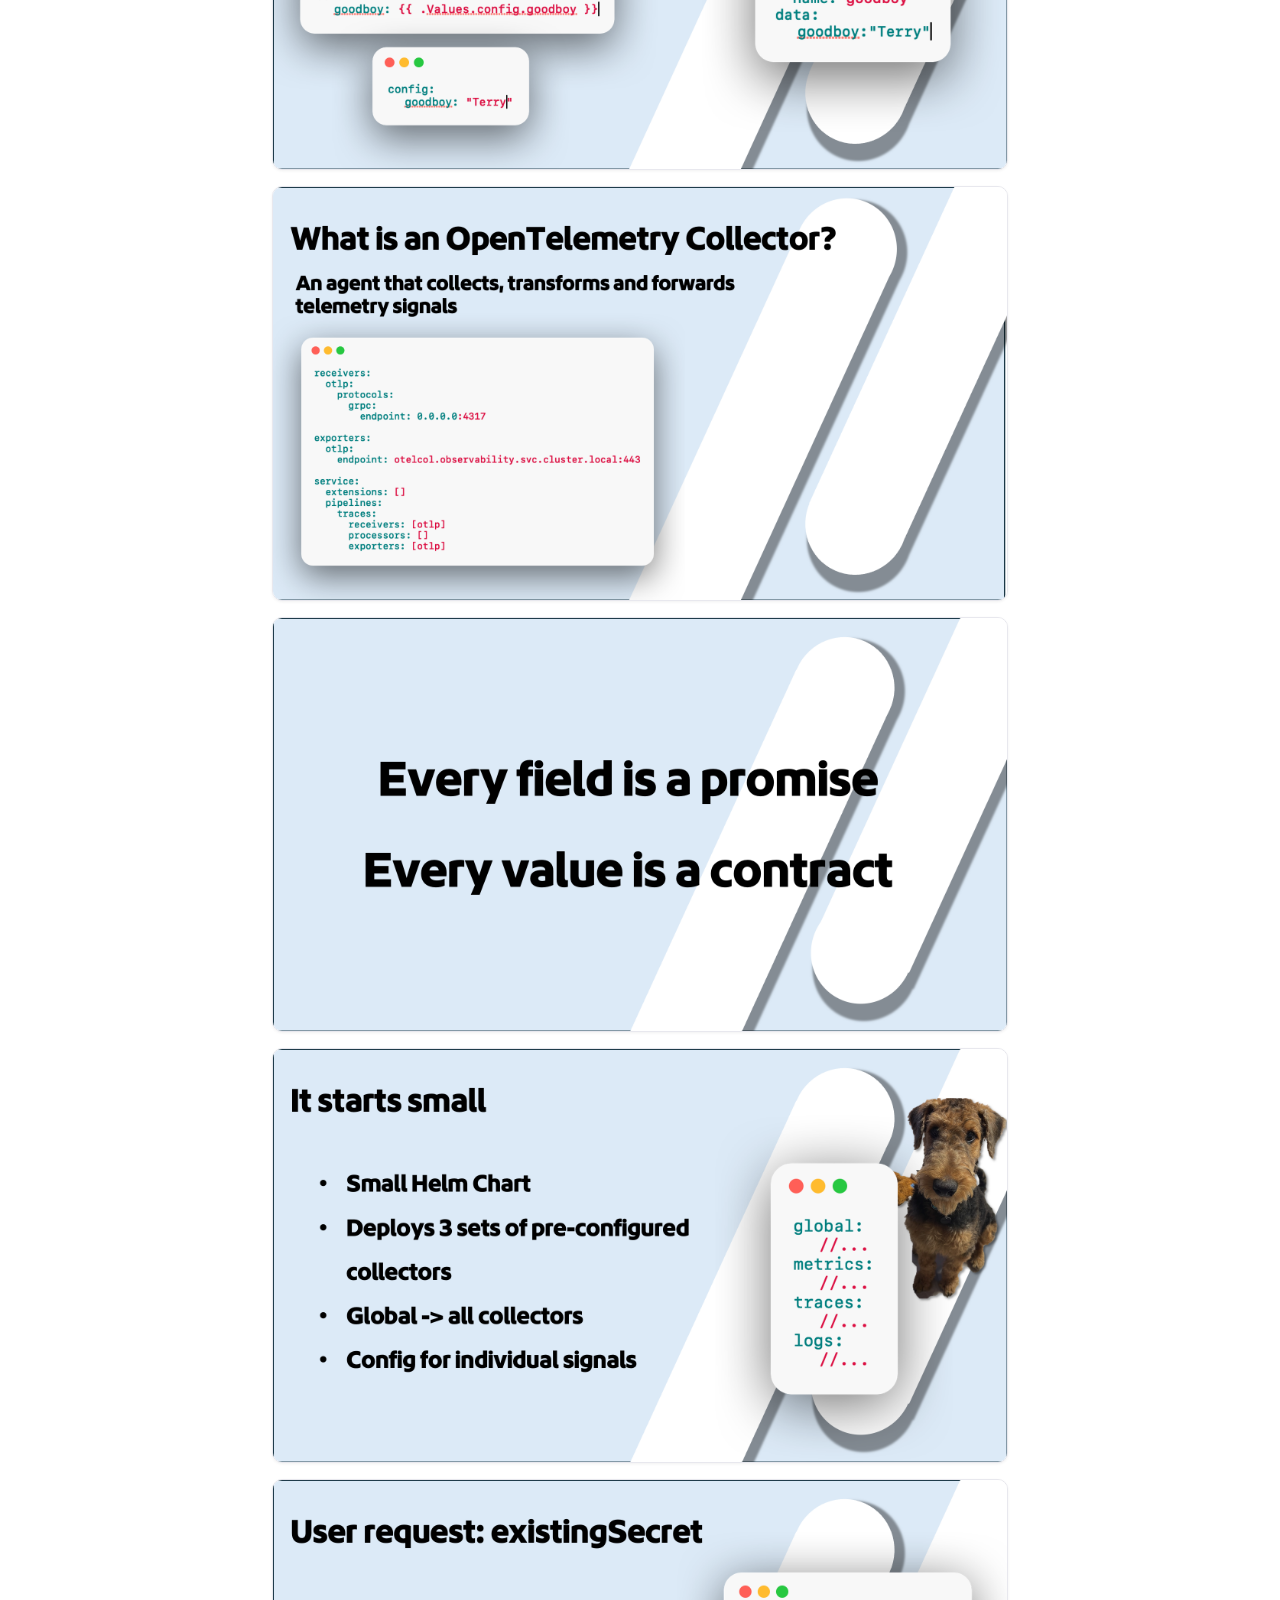
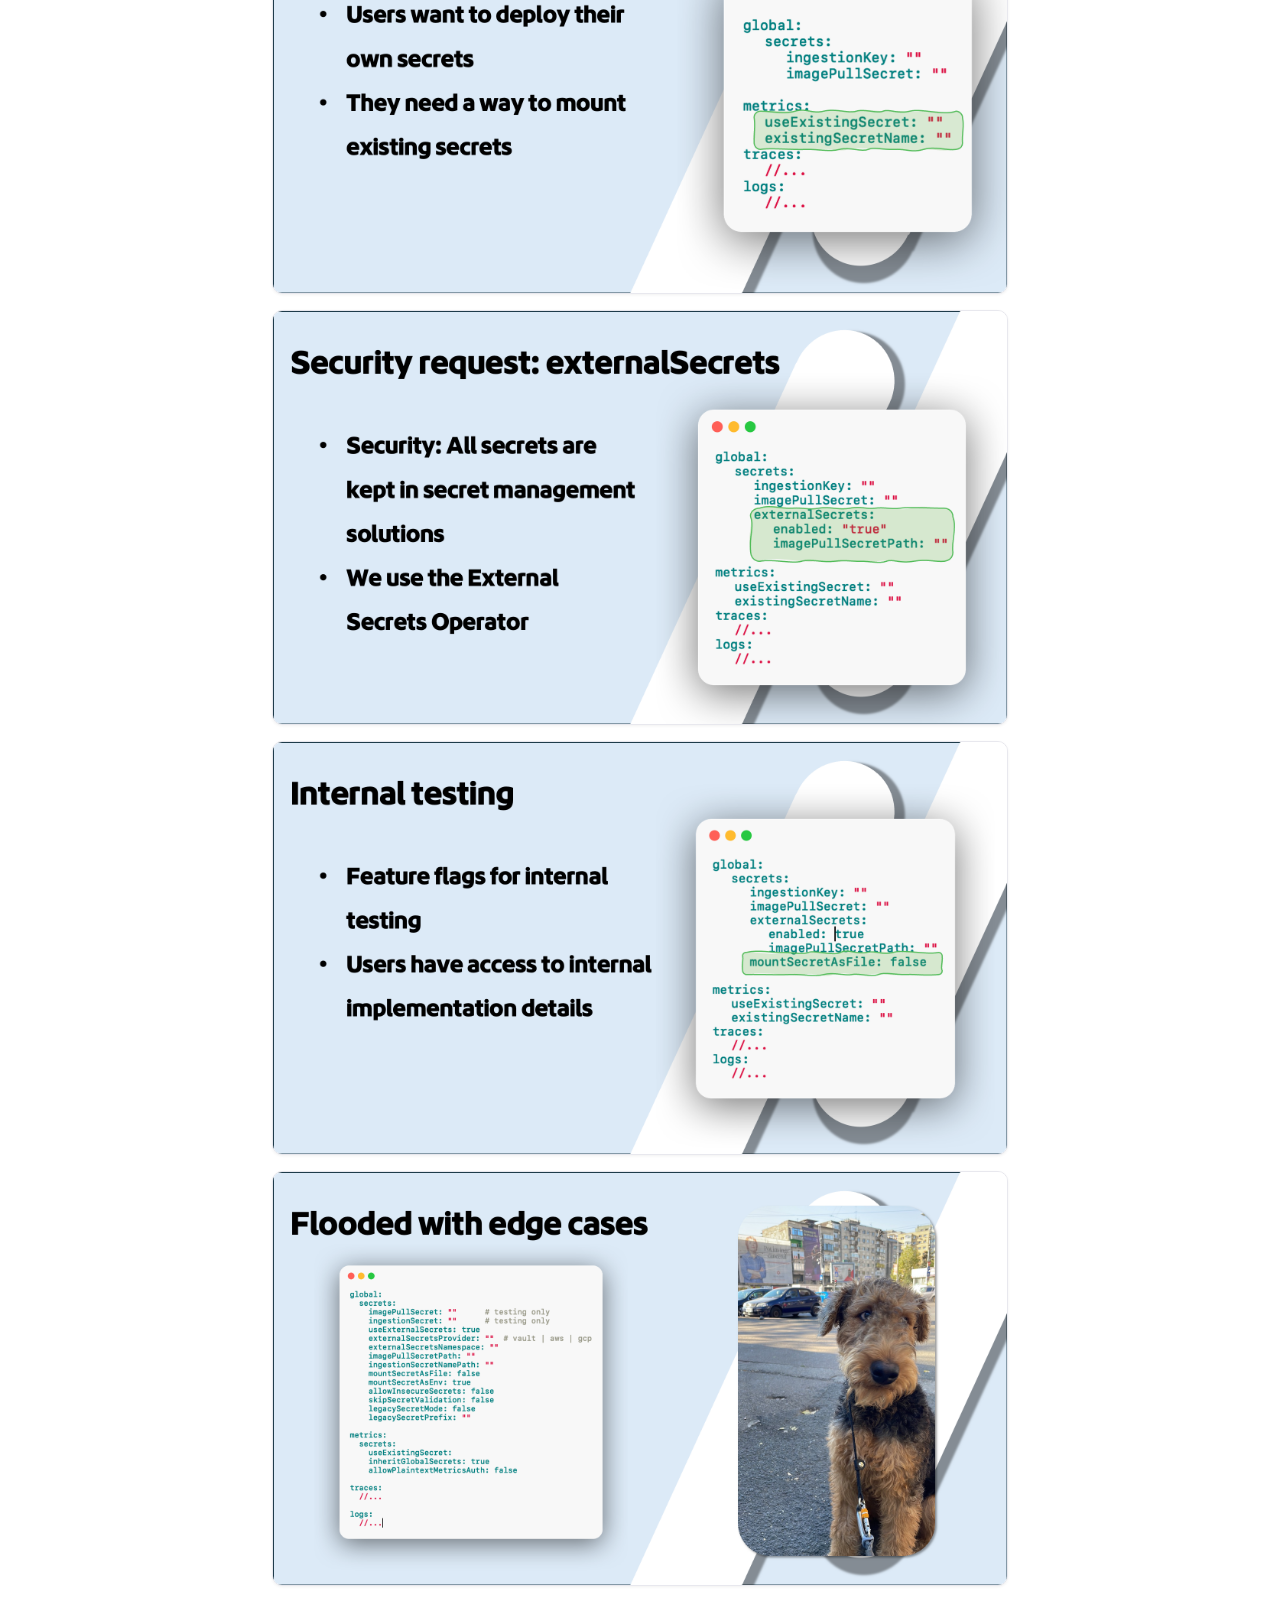
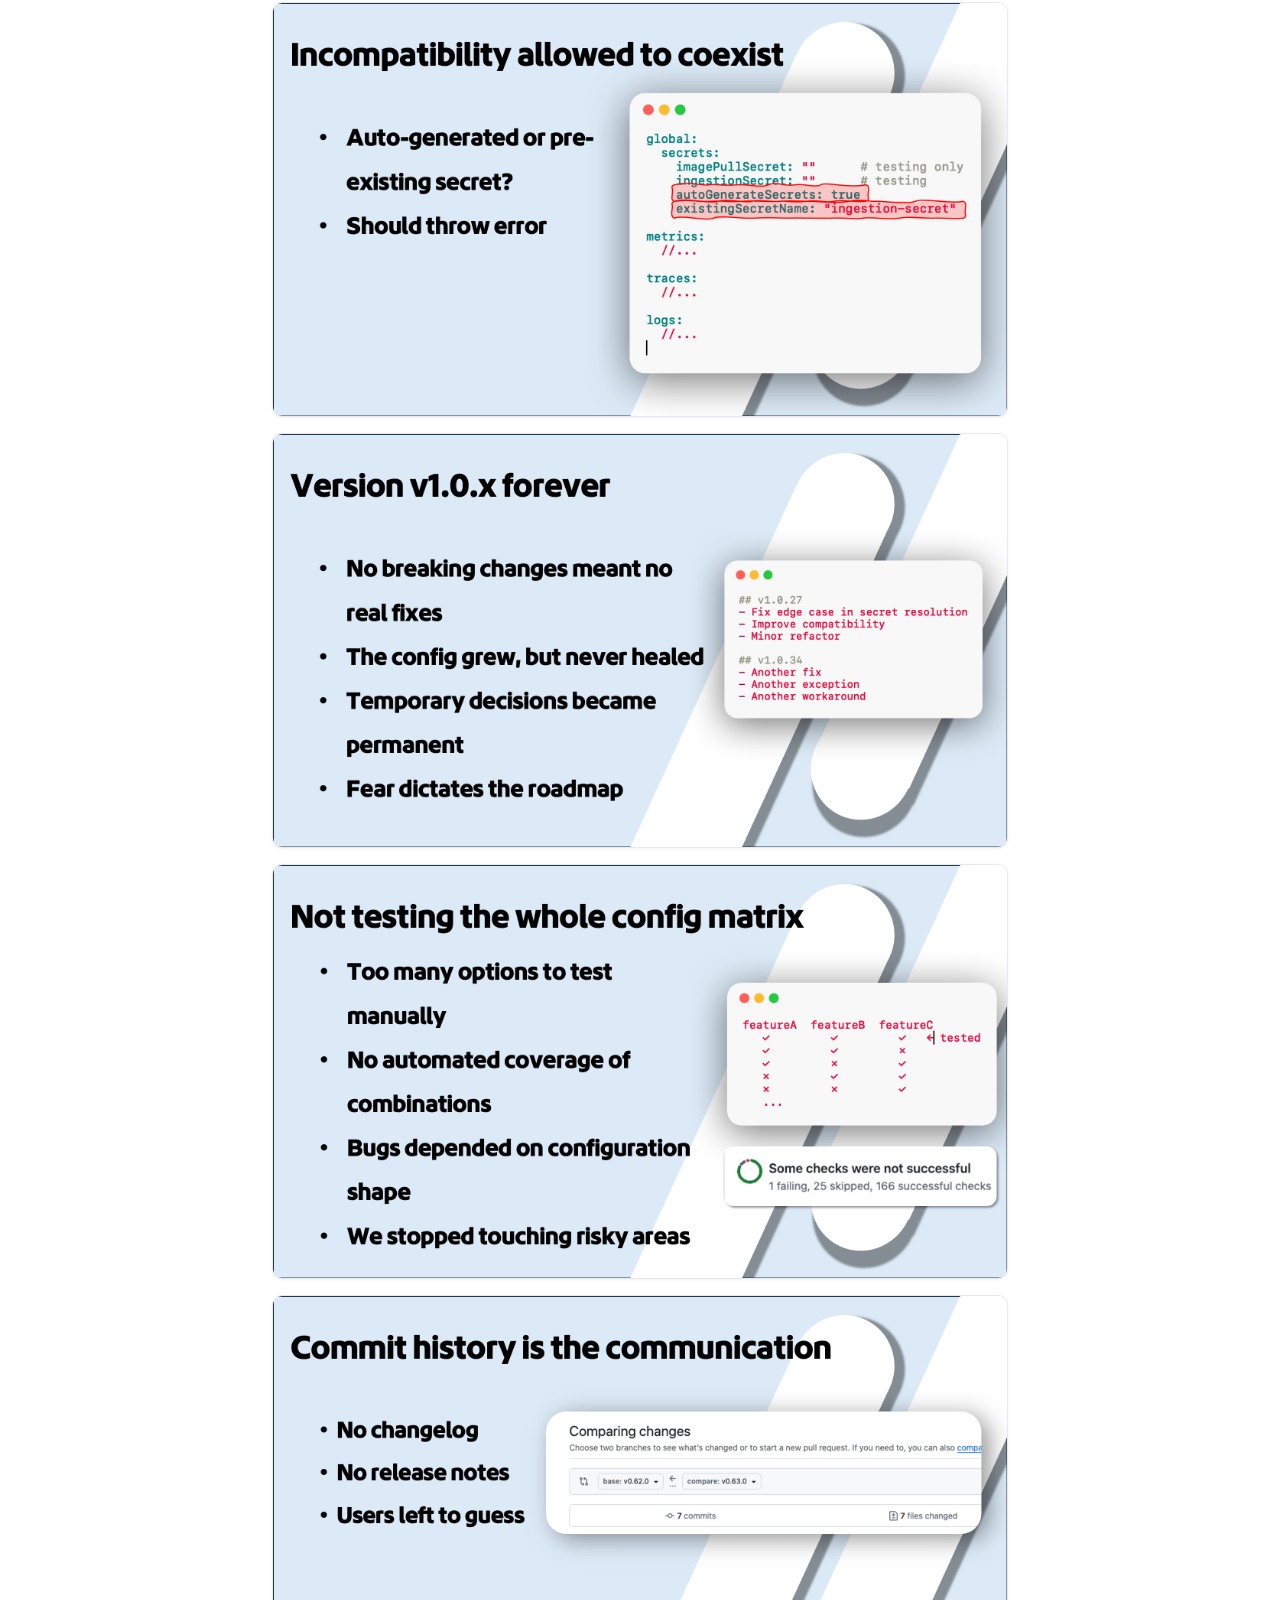
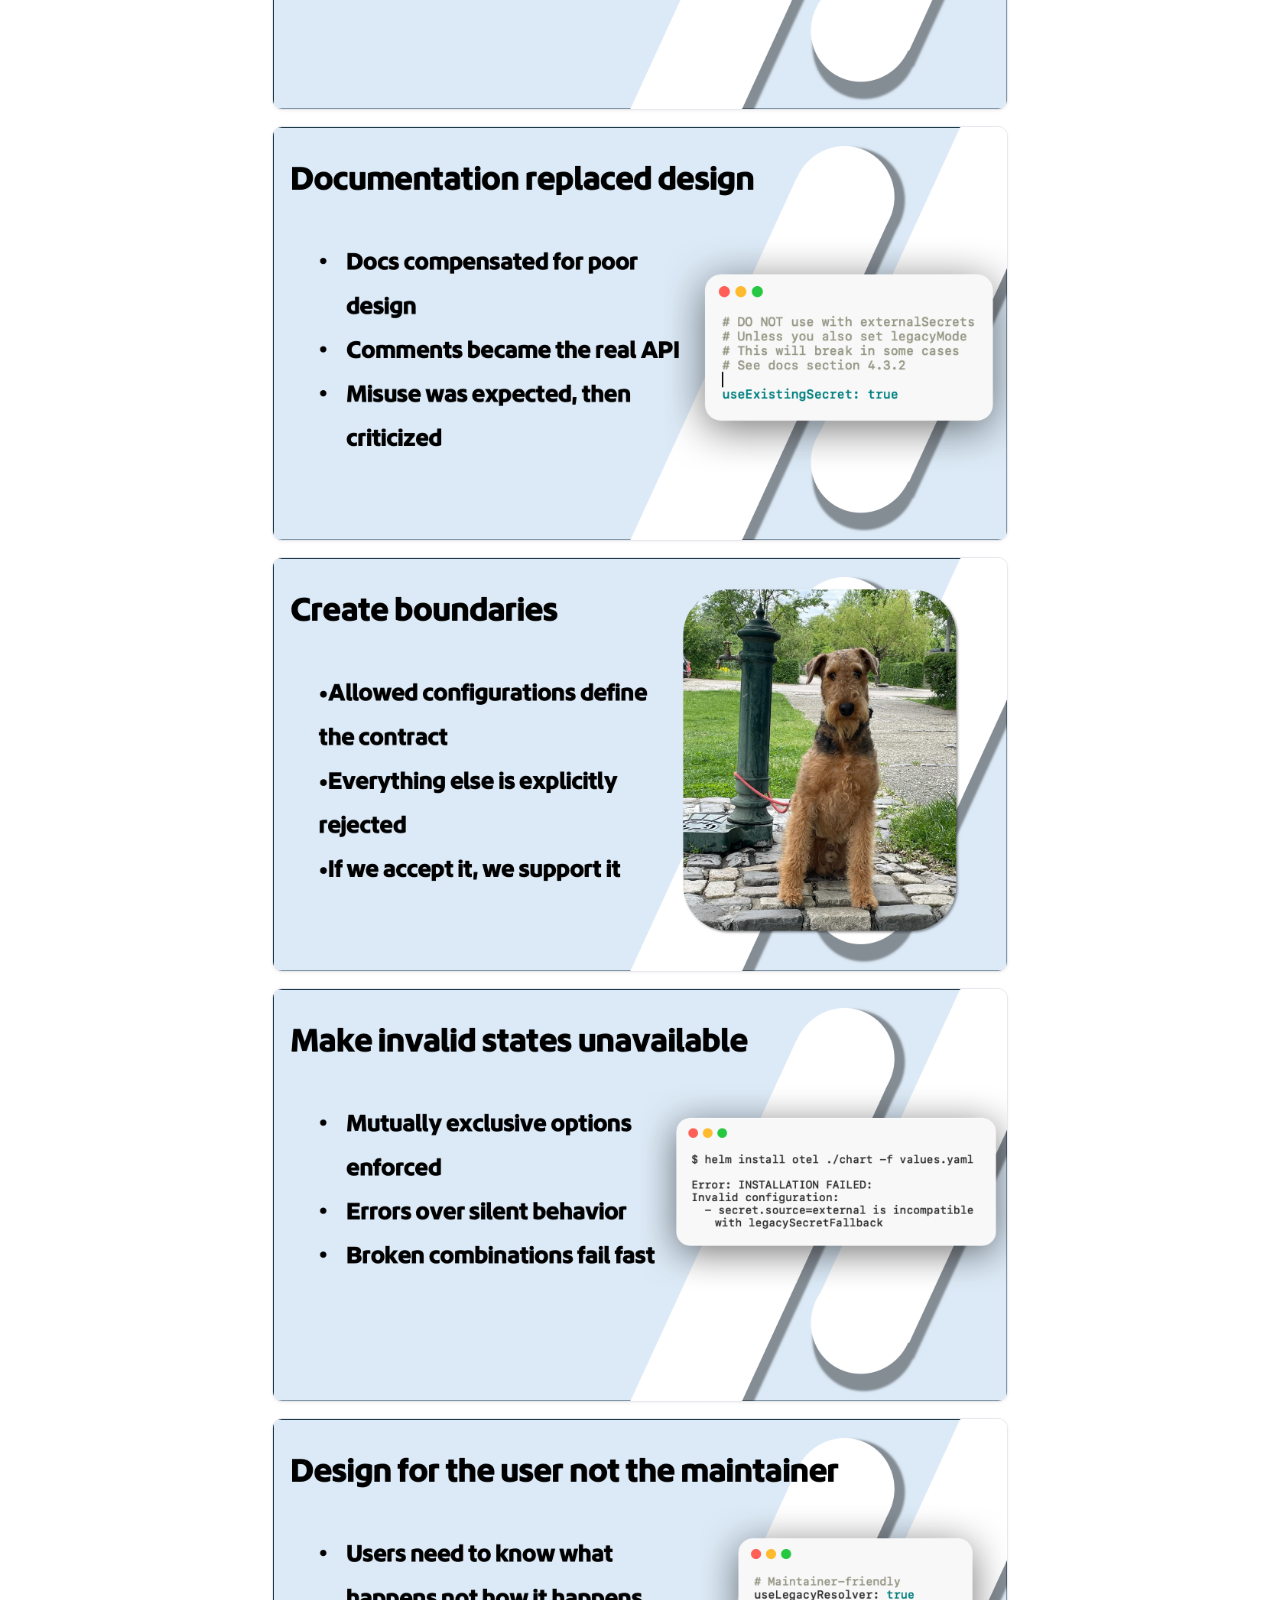
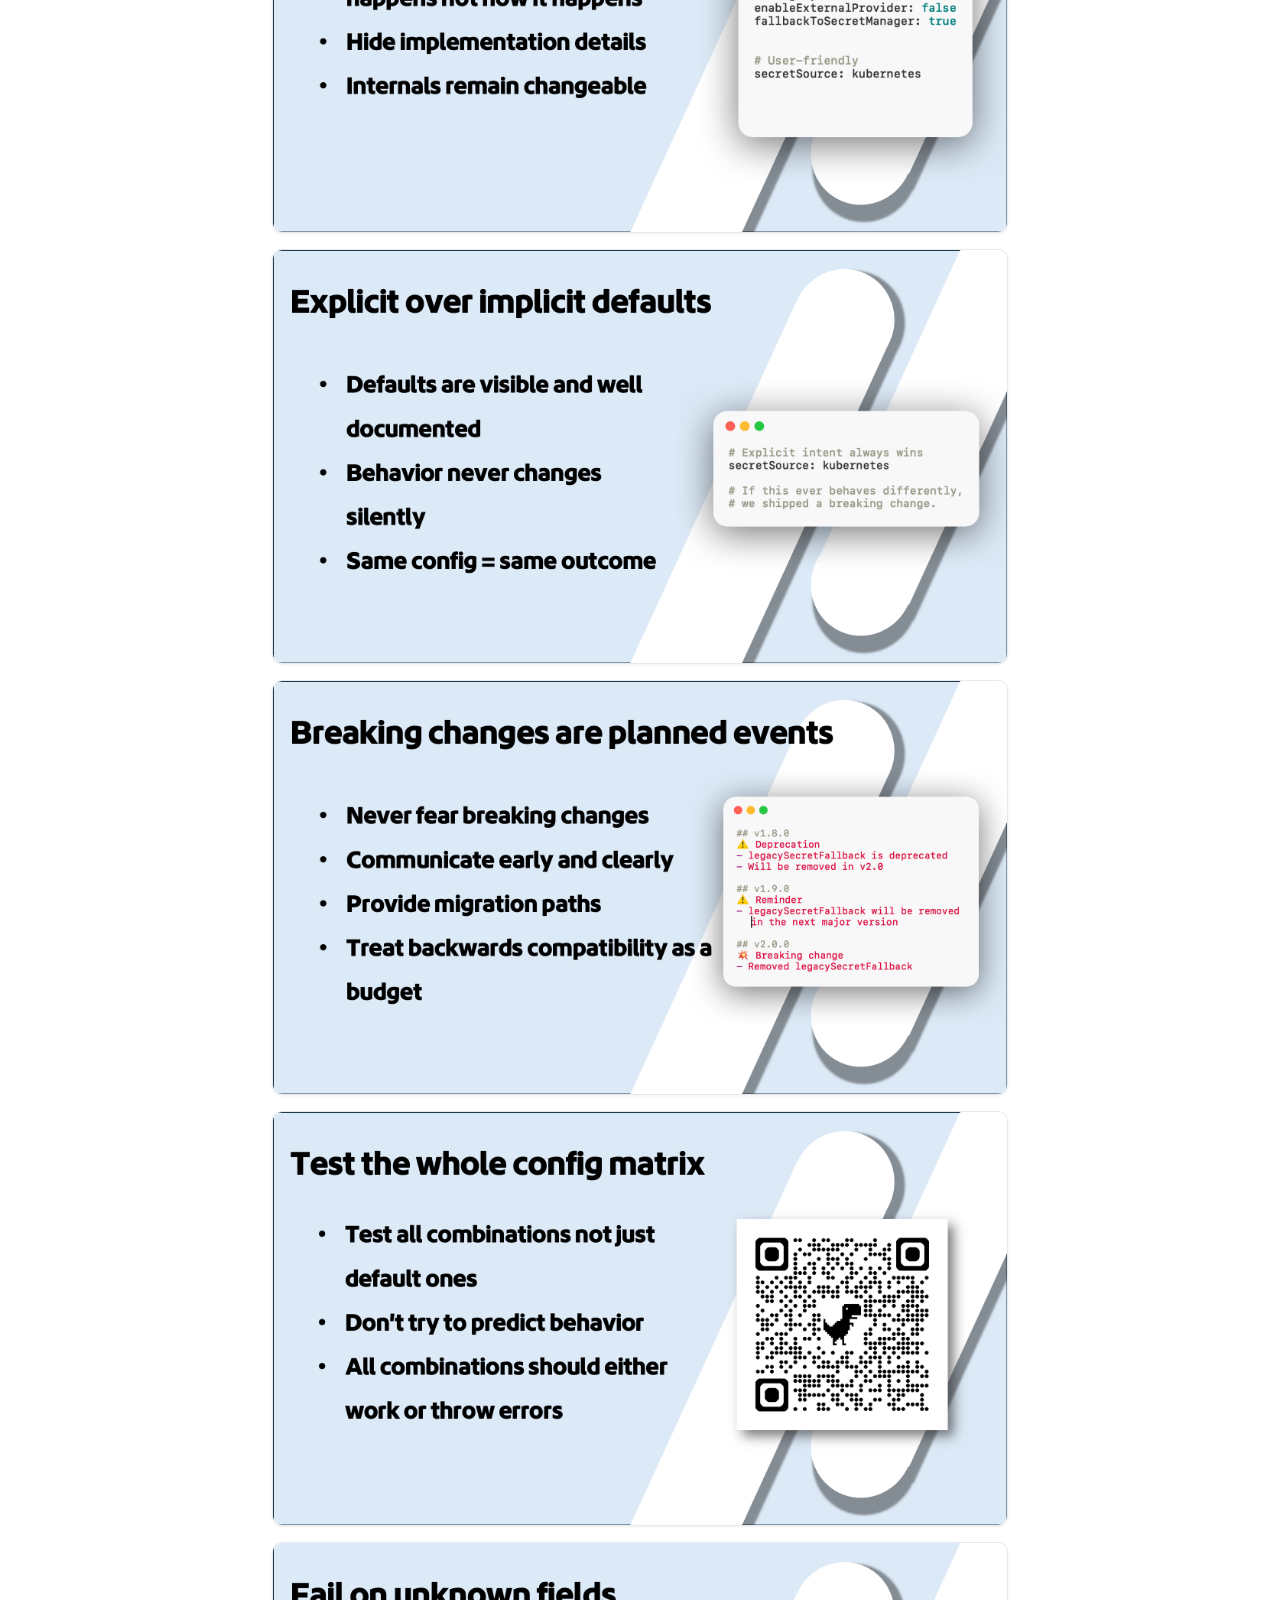
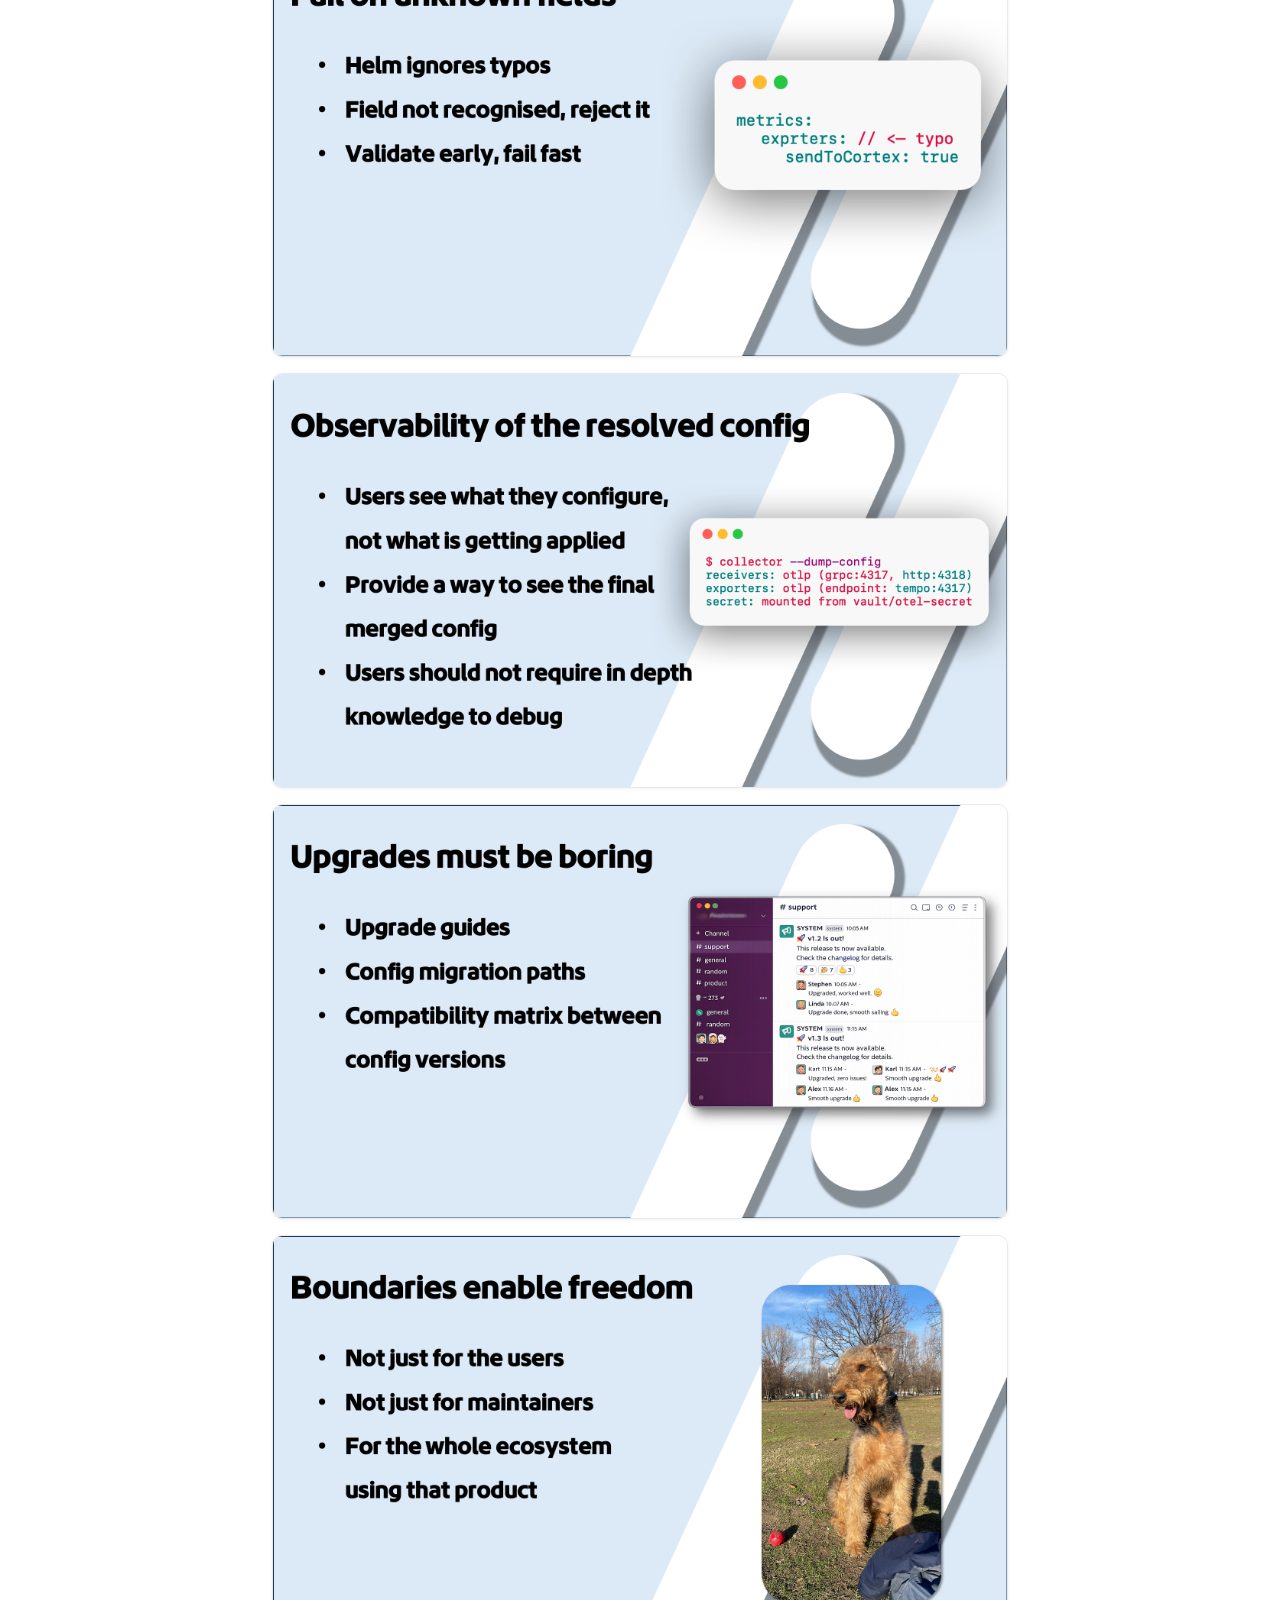
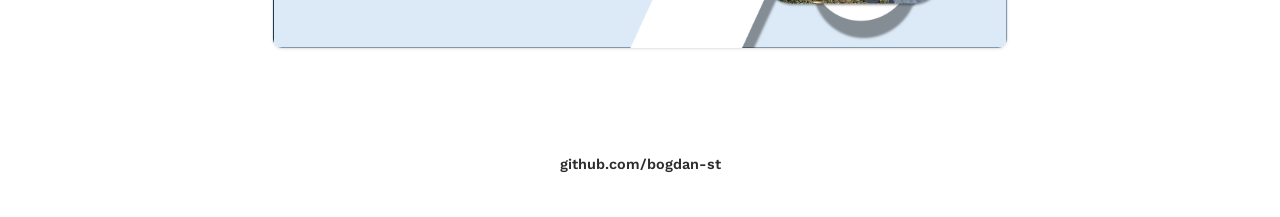
<file: talks/kubecon-eu-2026.html>
<!DOCTYPE html>
<html lang="en">
<head>
  <meta charset="UTF-8">
  <meta name="viewport" content="width=device-width, initial-scale=1.0">
  <title>Freedom Through Boundaries | Bogdan Stancu</title>
  <link rel="icon" type="image/png" href="../favicon.png">
  <link rel="preconnect" href="https://fonts.googleapis.com">
  <link rel="preconnect" href="https://fonts.gstatic.com" crossorigin>
  <link href="https://fonts.googleapis.com/css2?family=Work+Sans:wght@300;400;500;600;700&display=swap" rel="stylesheet">
  <link rel="stylesheet" href="../css/style.css">
</head>
<body>

<nav class="nav">
  <a href="../index.html" class="nav-brand">Bogdan Stancu</a>
  <button class="menu-toggle" onclick="document.querySelector('.nav-links').classList.toggle('open')">&#9776;</button>
  <div class="nav-links">
    <a href="../about.html">About</a>
    <a href="../talks.html" class="active">Talks</a>
    <a href="../blog.html">Blog</a>
    <a href="https://github.com/bogdan-st">GitHub</a>
  </div>
</nav>

<div class="talk-hero">
  <h1>Freedom Through Boundaries: Building Configurations That Age Well</h1>
  <div class="talk-meta">
    <span>KubeCon EU 2026, Amsterdam</span>
    <span>ContainerDays, London 2026</span>
  </div>
  <p class="talk-description">
    How well-defined boundaries in configuration systems (Helm charts,
    OpenTelemetry Collector configs, and beyond) lead to more freedom, not less.
    Featuring Terry the Airedale Terrier as a surprisingly effective analogy for why strict
    training (and strict schemas) enable off-leash freedom.
  </p>
</div>

<div class="talk-content">
  <div class="story">
    <h2>The Story</h2>

    <p>
      I have a dog named Terry. He's an Airedale Terrier, and he's been in training for almost
      his entire life. The thing I've learned from training him is that freedom isn't about having
      no rules. It's the opposite. The reason I can trust Terry off leash is because he's had
      years of strict, consistent boundaries. That same idea applies to how we design
      configurations. When your Helm chart or your Collector config clearly defines what it
      accepts and rejects everything else, you're not limiting your users. You're giving them
      confidence that what they deploy will actually work.
    </p>

    <p>
      I walk through a story that will feel familiar to anyone who's maintained a Helm chart.
      You start small: a nice little chart that deploys three collectors, one per signal. Then
      a user asks to mount their own secrets. Then security wants External Secrets Operator
      support. Then someone needs a feature flag for internal testing. Before you know it, your
      values file is over a thousand lines, options contradict each other, and nobody wants to
      touch it. We avoided breaking changes because we were afraid users would be upset, so
      we stayed on v1.0.x forever. The config grew but never healed. We only tested the defaults,
      so bugs depended on the exact shape of someone's config. We had no changelog, so users
      had to diff commits to figure out what changed. And we ended up writing documentation like
      "DO NOT use with externalSecrets unless you also set legacyMode," which is a sign that
      your design has failed and your docs are doing the job your validation should be doing.
    </p>

    <p>
      The second half is about what I think we should do instead. Only accept what you intend
      to support and reject everything else at install time. Design the config around what the
      user wants to happen, not how your internals work. Make sure the same config always
      produces the same outcome. Treat breaking changes as planned events with proper deprecation
      and migration paths instead of something to avoid at all costs. Test every combination of
      options, not just the happy path. Reject unknown fields instead of silently ignoring typos.
      Give users a way to see the final resolved config. And make upgrades boring through
      compatibility matrices and upgrade guides. People don't skip upgrades because they're
      lazy. They skip them because they're afraid. Just like Terry: boundaries enable freedom.
      Not just for users or maintainers, but for the whole ecosystem.
    </p>
  </div>

  <hr class="story-divider">

  <div class="slides-section">
    <h2>Slides</h2>
    <div class="slides-gallery">
      <img src="../slides/kubecon-eu-2026/Slide1.png" alt="Slide 1" loading="lazy">
      <img src="../slides/kubecon-eu-2026/Slide2.png" alt="Slide 2" loading="lazy">
      <img src="../slides/kubecon-eu-2026/Slide3.png" alt="Slide 3" loading="lazy">
      <img src="../slides/kubecon-eu-2026/Slide4.png" alt="Slide 4" loading="lazy">
      <img src="../slides/kubecon-eu-2026/Slide5.png" alt="Slide 5" loading="lazy">
      <img src="../slides/kubecon-eu-2026/Slide6.png" alt="Slide 6" loading="lazy">
      <img src="../slides/kubecon-eu-2026/Slide7.png" alt="Slide 7" loading="lazy">
      <img src="../slides/kubecon-eu-2026/Slide8.png" alt="Slide 8" loading="lazy">
      <img src="../slides/kubecon-eu-2026/Slide9.png" alt="Slide 9" loading="lazy">
      <img src="../slides/kubecon-eu-2026/Slide10.png" alt="Slide 10" loading="lazy">
      <img src="../slides/kubecon-eu-2026/Slide11.png" alt="Slide 11" loading="lazy">
      <img src="../slides/kubecon-eu-2026/Slide12.png" alt="Slide 12" loading="lazy">
      <img src="../slides/kubecon-eu-2026/Slide13.png" alt="Slide 13" loading="lazy">
      <img src="../slides/kubecon-eu-2026/Slide14.png" alt="Slide 14" loading="lazy">
      <img src="../slides/kubecon-eu-2026/Slide15.png" alt="Slide 15" loading="lazy">
      <img src="../slides/kubecon-eu-2026/Slide16.png" alt="Slide 16" loading="lazy">
      <img src="../slides/kubecon-eu-2026/Slide17.png" alt="Slide 17" loading="lazy">
      <img src="../slides/kubecon-eu-2026/Slide18.png" alt="Slide 18" loading="lazy">
      <img src="../slides/kubecon-eu-2026/Slide19.png" alt="Slide 19" loading="lazy">
      <img src="../slides/kubecon-eu-2026/Slide20.png" alt="Slide 20" loading="lazy">
      <img src="../slides/kubecon-eu-2026/Slide21.png" alt="Slide 21" loading="lazy">
      <img src="../slides/kubecon-eu-2026/Slide22.png" alt="Slide 22" loading="lazy">
      <img src="../slides/kubecon-eu-2026/Slide23.png" alt="Slide 23" loading="lazy">
      <img src="../slides/kubecon-eu-2026/Slide24.png" alt="Slide 24" loading="lazy">
      <img src="../slides/kubecon-eu-2026/Slide25.png" alt="Slide 25" loading="lazy">
      <img src="../slides/kubecon-eu-2026/Slide26.png" alt="Slide 26" loading="lazy">
    </div>
  </div>
</div>

<footer class="footer">
  <a href="https://github.com/bogdan-st">github.com/bogdan-st</a>
</footer>
</body>
</html>
</file>
<file: css/style.css>
* {
  margin: 0;
  padding: 0;
  box-sizing: border-box;
}

:root {
  --bg: #ffffff;
  --bg-alt: #f7f8fa;
  --text: #2d2d2d;
  --text-light: #5a5a6e;
  --text-muted: #8e8ea0;
  --accent: #2d6a4f;
  --accent-light: #e8f5e9;
  --border: #e8e8ee;
  --card-bg: #ffffff;
  --hero-bg: #1a1a2e;
  --hero-text: #ffffff;
  --hero-muted: #a8b2d1;
  --nav-bg: #1a1a2e;
  --nav-text: #c4c4d4;
  --nav-active: #64ffda;
  --shadow-sm: 0 1px 3px rgba(0, 0, 0, 0.06);
  --shadow-md: 0 4px 16px rgba(0, 0, 0, 0.08);
  --shadow-lg: 0 8px 32px rgba(0, 0, 0, 0.12);
}

body {
  font-family: "Avenir Next", "Avenir", "Work Sans", -apple-system, BlinkMacSystemFont,
    "Segoe UI", Roboto, sans-serif;
  font-weight: 300;
  background: var(--bg);
  color: var(--text);
  line-height: 1.6;
  min-height: 100vh;
  display: flex;
  flex-direction: column;
}

.section, .talk-content {
  flex: 1;
}

.footer {
  margin-top: auto;
}

/* ========== Navigation ========== */

.nav {
  position: fixed;
  top: 0;
  left: 0;
  right: 0;
  z-index: 100;
  background: #fff;
  padding: 0 3rem;
  display: flex;
  align-items: center;
  justify-content: space-between;
  height: 64px;
  }

.nav-brand {
  color: var(--text);
  font-size: 1.1rem;
  font-weight: 700;
  text-decoration: none;
  letter-spacing: -0.01em;
}

.nav-links {
  display: flex;
  gap: 0.25rem;
}

.nav-links a {
  color: var(--text-light);
  text-decoration: none;
  font-size: 0.9rem;
  font-weight: 500;
  padding: 0.5rem 1rem;
  border-radius: 6px;
  transition: color 0.2s;
}

.nav-links a:hover {
  color: var(--text);
}

.nav-links a.active {
  color: var(--text);
  font-weight: 700;
}

.menu-toggle {
  display: none;
  background: none;
  border: none;
  color: var(--text);
  font-size: 1.4rem;
  cursor: pointer;
  padding: 0.25rem;
}

/* ========== Hero ========== */

.hero {
  background: var(--hero-bg);
  padding: 10rem 3rem 5rem;
  display: flex;
  align-items: center;
  justify-content: center;
  gap: 4rem;
  min-height: 70vh;
}

.hero-landing {
  min-height: 100vh;
  padding: 0 8rem;
  flex-direction: row;
  text-align: left;
  gap: 5rem;
  background: #fff;
}

.hero-landing .hero-photo {
  width: 420px;
  height: 420px;
  border: none;
  box-shadow: none;
  object-fit: cover;
  object-position: center 100%;
  transform: scale(1);
}

.hero-landing .hero-text {
  max-width: 380px;
}

.hero-landing .hero-text h1 {
  color: var(--text);
  font-family: "Work Sans", sans-serif;
  font-size: 4.5rem;
  font-weight: 600;
  margin-bottom: 1.25rem;
  letter-spacing: -0.03em;
}

.hero-landing .hero-text .hero-subtitle {
  font-size: 1.2rem;
  font-weight: 700;
  color: var(--text);
  margin-bottom: 0.5rem;
}

.hero-landing .hero-text p {
  color: var(--text-light);
  font-size: 0.95rem;
  line-height: 1.6;
}

.hero-landing .hero-links {
  justify-content: flex-start;
  gap: 0.75rem;
  margin-top: 2rem;
}

section.hero-landing .hero-links a {
  color: var(--text);
  border: 1px solid var(--text);
  font-weight: 700;
  font-size: 1.05rem;
  width: 110px;
  height: 110px;
  min-width: 110px;
  min-height: 110px;
  max-width: 110px;
  max-height: 110px;
  border-radius: 50%;
  display: flex;
  align-items: center;
  justify-content: center;
  text-align: center;
  padding: 0;
  overflow: hidden;
  transition: transform 0.2s, box-shadow 0.2s;
}

section.hero-landing .hero-links a:hover {
  transform: translateY(-3px);
  box-shadow: 0 6px 20px rgba(0, 0, 0, 0.15);
}

section.hero-landing .hero-links a:nth-child(1) {
  background: #6bbde6;
}

section.hero-landing .hero-links a:nth-child(2) {
  background: #5db8b0;
}

section.hero-landing .hero-links a:nth-child(3) {
  background: #d4ad4a;
}

section.hero-landing .hero-links a:nth-child(4) {
  background: #c46e52;
}

/* ========== Page Header ========== */

.page-header {
  background: #fff;
  padding: 7rem 3rem 0;
  text-align: center;
  }

.page-header h1 {
  color: var(--text);
  font-size: 2.5rem;
  font-weight: 700;
  letter-spacing: -0.02em;
}

.hero-photo {
  width: 280px;
  height: 280px;
  border-radius: 50%;
  object-fit: cover;
  object-position: center 20%;
  border: 4px solid rgba(255, 255, 255, 0.1);
  box-shadow: 0 8px 40px rgba(0, 0, 0, 0.3);
  flex-shrink: 0;
}

.hero-text {
  max-width: 520px;
}

.hero-text h1 {
  color: var(--hero-text);
  font-size: 3rem;
  font-weight: 700;
  letter-spacing: -0.02em;
  line-height: 1.15;
  margin-bottom: 1rem;
}

.hero-text p {
  color: var(--hero-muted);
  font-size: 1.15rem;
  line-height: 1.7;
}

.hero-text .hero-links {
  margin-top: 1.5rem;
  display: flex;
  gap: 1rem;
}

.hero-text .hero-links a {
  color: var(--nav-active);
  text-decoration: none;
  font-size: 0.95rem;
  font-weight: 500;
  padding: 0.6rem 1.4rem;
  border: 1px solid rgba(100, 255, 218, 0.3);
  border-radius: 6px;
  transition: background 0.2s, border-color 0.2s;
}

.hero-text .hero-links a:hover {
  background: rgba(100, 255, 218, 0.08);
  border-color: rgba(100, 255, 218, 0.6);
}

/* ========== Sections ========== */

.section {
  padding: 5rem 3rem;
  max-width: 1000px;
  margin: 0 auto;
}

.section-alt {
  background: var(--bg-alt);
}

.section-alt .section {
  /* nested to keep max-width inside full-width bg */
}

.section-full {
  padding: 5rem 3rem;
}

.section h2 {
  font-size: 2rem;
  font-weight: 700;
  letter-spacing: -0.02em;
  margin-bottom: 0.5rem;
  color: var(--text);
}

.section-subtitle {
  color: var(--text-muted);
  font-size: 1.05rem;
  margin-bottom: 2.5rem;
}

/* ========== About / Tags ========== */

.about-text {
  max-width: 700px;
  margin: 0 auto;
  text-align: center;
}

.about-text p {
  color: var(--text-light);
  font-size: 1.08rem;
  line-height: 1.8;
  margin-bottom: 1rem;
}

.tags {
  display: flex;
  flex-wrap: wrap;
  gap: 0.5rem;
  margin-top: 2rem;
}

.about-text + .tags {
  justify-content: center;
  max-width: 700px;
  margin-left: auto;
  margin-right: auto;
}

.tag {
  display: inline-block;
  background: var(--accent-light);
  color: var(--accent);
  font-size: 0.82rem;
  font-weight: 600;
  padding: 0.35rem 0.9rem;
  border-radius: 999px;
  transition: background 0.2s, transform 0.15s;
}

.tag:hover {
  background: #c8e6c9;
  transform: translateY(-1px);
}

/* ========== Talk Cards ========== */

.talk-cards {
  display: grid;
  grid-template-columns: repeat(auto-fill, minmax(400px, 1fr));
  gap: 1.5rem;
}

.talk-card {
  background: var(--card-bg);
  border: 1px solid var(--border);
  border-radius: 12px;
  padding: 2rem;
  text-decoration: none;
  color: inherit;
  transition: box-shadow 0.25s, transform 0.25s;
  display: flex;
  flex-direction: column;
}

.talk-card:hover {
  box-shadow: var(--shadow-md);
  transform: translateY(-3px);
}

.talk-card h3 {
  font-size: 1.2rem;
  font-weight: 600;
  color: var(--text);
  margin-bottom: 0.75rem;
  line-height: 1.4;
}

.talk-card .talk-card-venues {
  display: flex;
  flex-wrap: wrap;
  gap: 0.4rem;
  margin-bottom: 1rem;
}

.talk-card .venue-badge {
  font-size: 0.78rem;
  font-weight: 500;
  color: var(--text-muted);
  background: var(--bg-alt);
  padding: 0.25rem 0.65rem;
  border-radius: 4px;
  border: 1px solid var(--border);
}

.talk-card p {
  color: var(--text-light);
  font-size: 0.95rem;
  line-height: 1.6;
  flex: 1;
}

.talk-card .talk-card-link {
  margin-top: 1.25rem;
  color: var(--accent);
  font-size: 0.9rem;
  font-weight: 600;
}

/* ========== Blog Posts (empty state) ========== */

.empty-state {
  text-align: center;
  padding: 5rem 2rem;
}

.empty-state p {
  color: var(--text-muted);
  font-size: 1.5rem;
}

/* ========== Talk Detail Pages ========== */

.talk-hero {
  background: #fff;
  padding: 8rem 3rem 3rem;
  text-align: center;
  }

.talk-hero h1 {
  color: var(--text);
  font-size: 2.4rem;
  font-weight: 700;
  letter-spacing: -0.02em;
  max-width: 750px;
  margin: 0 auto 1.25rem;
  line-height: 1.2;
}

.talk-meta {
  display: flex;
  justify-content: center;
  flex-wrap: wrap;
  gap: 0.5rem;
  margin-bottom: 1.5rem;
}

.talk-meta span {
  display: inline-flex;
  align-items: center;
  color: var(--text-muted);
  font-size: 0.9rem;
  font-weight: 500;
  padding: 0.4rem 1rem;
  border-radius: 999px;
  border: 1px solid var(--border);
  background: var(--bg-alt);
}

.talk-description {
  max-width: 650px;
  margin: 0 auto;
  color: var(--text-light);
  font-size: 1.05rem;
  line-height: 1.7;
}

/* Talk content area */
.talk-content {
  max-width: 800px;
  margin: 0 auto;
  padding: 4rem 2rem;
}

/* Story */
.story {
  margin-bottom: 3rem;
}

.story h2 {
  font-size: 1.6rem;
  font-weight: 700;
  letter-spacing: -0.01em;
  color: var(--text);
  margin-bottom: 1.5rem;
  padding-bottom: 0.75rem;
  border-bottom: 2px solid var(--accent-light);
}

.story p {
  color: var(--text-light);
  font-size: 1.05rem;
  line-height: 1.85;
  margin-bottom: 1.25rem;
}

.story p:last-child {
  margin-bottom: 0;
}

/* Story divider */
.story-divider {
  border: none;
  height: 4rem;
  position: relative;
}

.story-divider::after {
  content: "";
  position: absolute;
  left: 50%;
  top: 50%;
  transform: translate(-50%, -50%);
  width: 50px;
  height: 3px;
  background: var(--accent);
  border-radius: 2px;
  opacity: 0.25;
}

/* Slides */
.slides-section h2 {
  font-size: 1.6rem;
  font-weight: 700;
  letter-spacing: -0.01em;
  color: var(--text);
  margin-bottom: 1.5rem;
}

.slides-gallery {
  display: flex;
  flex-direction: column;
  gap: 1rem;
}

.slides-gallery img {
  width: 100%;
  border-radius: 10px;
  border: 1px solid var(--border);
  box-shadow: var(--shadow-sm);
  transition: box-shadow 0.25s, transform 0.25s;
}

.slides-gallery img:hover {
  box-shadow: var(--shadow-md);
  transform: translateY(-2px);
}

/* ========== Footer ========== */

.footer {
  background: #fff;
  color: var(--text-muted);
  text-align: center;
  padding: 2.5rem 2rem;
  font-size: 0.9rem;
  }

.footer a {
  color: var(--text);
  text-decoration: none;
  font-weight: 600;
}

.footer a:hover {
  text-decoration: underline;
}

/* ========== Links (content area) ========== */

.about-text a,
.story a {
  color: var(--accent);
  text-decoration: none;
  transition: color 0.15s;
}

.about-text a:hover,
.story a:hover {
  text-decoration: underline;
}

/* ========== Responsive ========== */

/* Tablet */
@media (max-width: 1024px) {
  .hero-landing {
    padding: 0 4rem;
    gap: 3rem;
  }

  .hero-landing .hero-photo {
    width: 320px;
    height: 320px;
  }

  .hero-landing .hero-text h1 {
    font-size: 3.5rem;
  }

  .nav {
    padding: 0 2rem;
  }

}

/* Mobile */
@media (max-width: 768px) {
  body {
    font-weight: 400;
  }

  .menu-toggle {
    display: block;
  }

  .nav {
    padding: 0 1.5rem;
  }

  .nav-links {
    display: none;
    position: absolute;
    top: 64px;
    left: 0;
    right: 0;
    background: #fff;
    flex-direction: column;
    padding: 1rem;
    box-shadow: var(--shadow-sm);
  }

  .nav-links.open {
    display: flex;
  }

  .hero {
    flex-direction: column;
    text-align: center;
    padding: 7rem 2rem 3rem;
    gap: 2rem;
    min-height: auto;
  }

  .hero-landing {
    padding: 3rem 2rem;
    flex-direction: column;
    gap: 2rem;
  }

  .hero-landing .hero-photo {
    width: 220px;
    height: 220px;
  }

  .hero-landing .hero-text {
    text-align: center;
    max-width: 100%;
  }

  .hero-landing .hero-text h1 {
    font-size: 2.5rem;
  }

  .hero-landing .hero-links {
    justify-content: center;
    flex-wrap: wrap;
  }

  section.hero-landing .hero-links a {
    width: 90px;
    height: 90px;
    min-width: 90px;
    min-height: 90px;
    max-width: 90px;
    max-height: 90px;
    font-size: 0.85rem;
  }

  .hero-photo {
    width: 200px;
    height: 200px;
  }

  .hero-text h1 {
    font-size: 2rem;
  }

  .hero-text .hero-links {
    justify-content: center;
  }

  .page-header {
    padding: 6rem 1.5rem 0;
  }

  .page-header h1 {
    font-size: 2rem;
  }

  .section {
    padding: 3rem 1.5rem;
  }

  .section h2 {
    font-size: 1.5rem;
  }

  .talk-cards {
    grid-template-columns: 1fr;
  }

  .talk-hero {
    padding: 6rem 1.5rem 2.5rem;
  }

  .talk-hero h1 {
    font-size: 1.6rem;
  }

  .talk-content {
    padding: 2.5rem 1.5rem;
  }

  .talk-meta {
    flex-direction: column;
    align-items: center;
  }

  .story h2,
  .slides-section h2 {
    font-size: 1.3rem;
  }
}

/* Small mobile */
@media (max-width: 480px) {
  .hero-landing {
    padding: 2rem 1.25rem;
  }

  .hero-landing .hero-photo {
    width: 180px;
    height: 180px;
  }

  .hero-landing .hero-text h1 {
    font-size: 2rem;
  }

  .hero-landing .hero-text .hero-subtitle {
    font-size: 0.9rem;
  }

  .hero-landing .hero-text p {
    font-size: 0.88rem;
  }

  section.hero-landing .hero-links a {
    width: 80px;
    height: 80px;
    min-width: 80px;
    min-height: 80px;
    max-width: 80px;
    max-height: 80px;
    font-size: 0.8rem;
  }

  .nav {
    padding: 0 1rem;
  }

  .section {
    padding: 2rem 1rem;
  }

  .talk-hero {
    padding: 5.5rem 1rem 2rem;
  }

  .talk-hero h1 {
    font-size: 1.35rem;
  }

  .talk-description {
    font-size: 0.95rem;
  }

  .talk-content {
    padding: 2rem 1rem;
  }

  .talk-card {
    padding: 1.5rem;
  }

  .page-header {
    padding: 5.5rem 1rem 0;
  }

  .page-header h1 {
    font-size: 1.75rem;
  }

  .footer {
    padding: 2rem 1rem;
    font-size: 0.85rem;
  }
}
</file>
